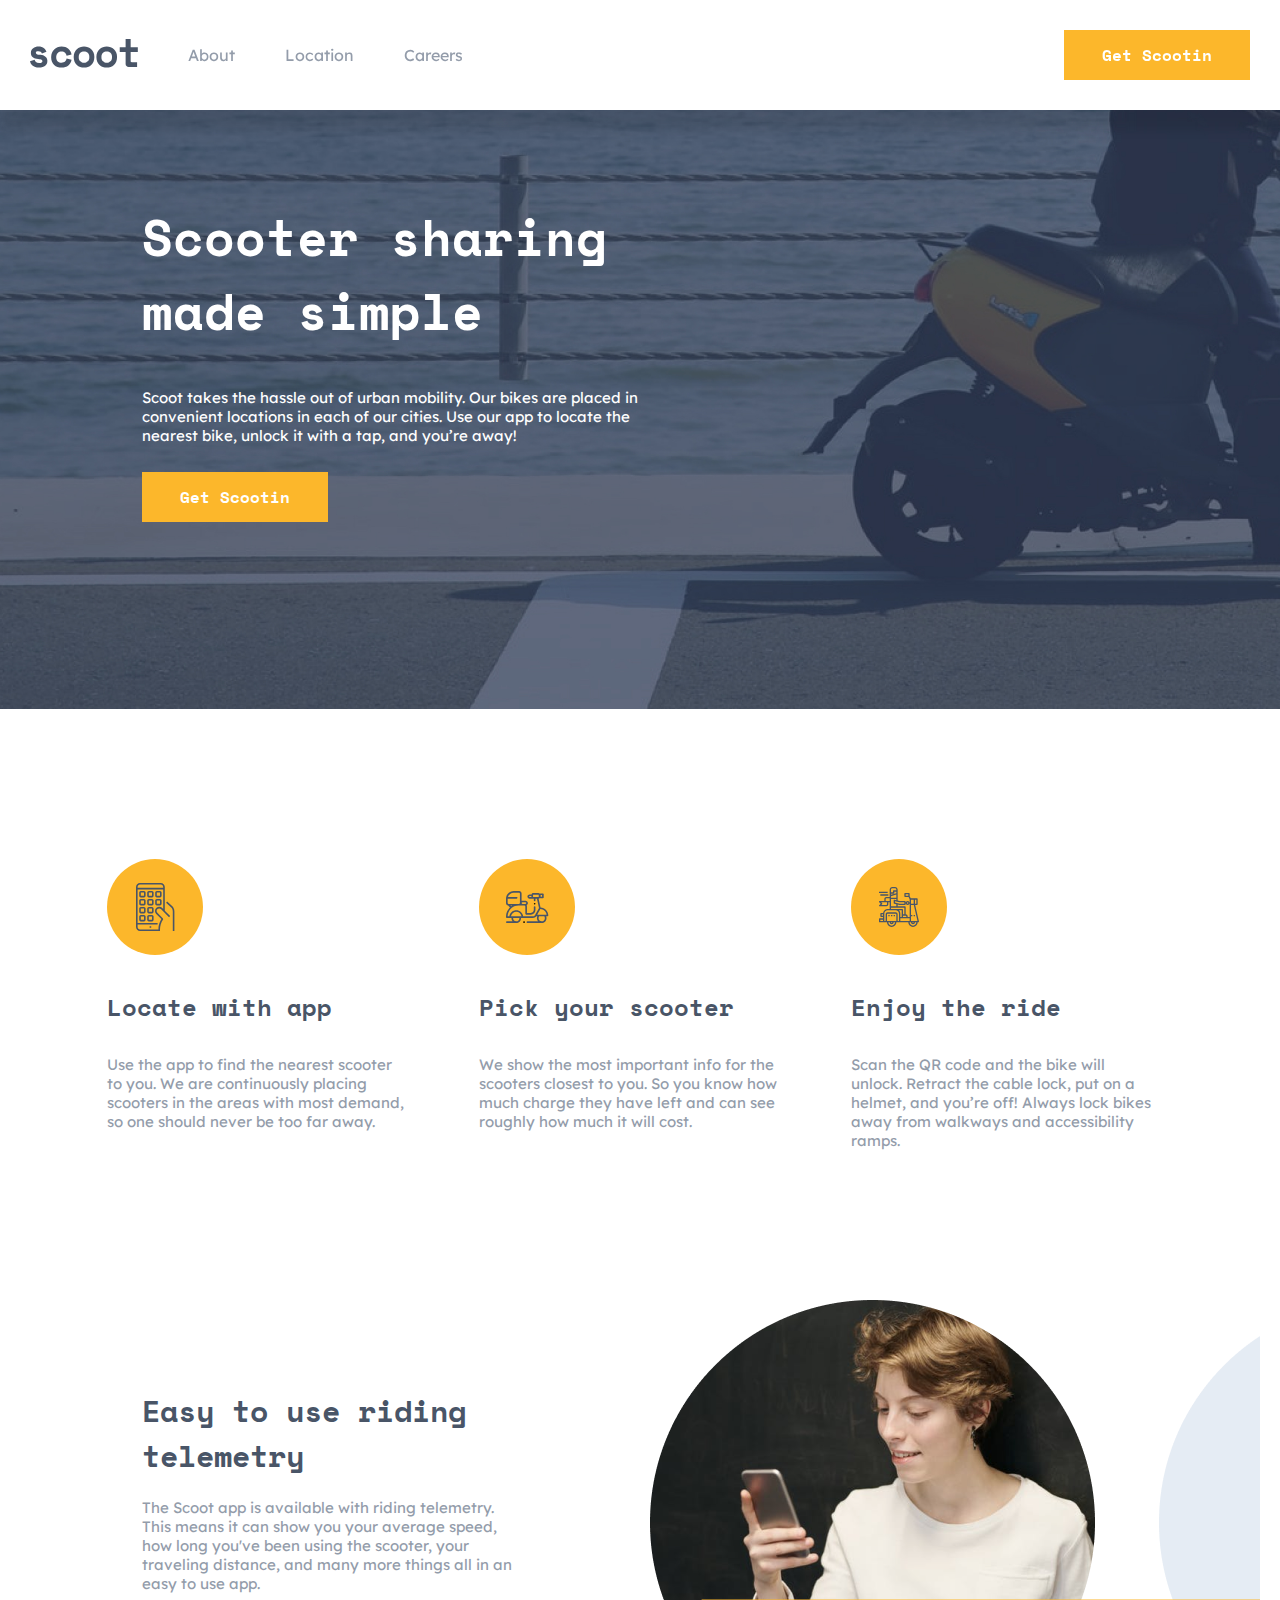
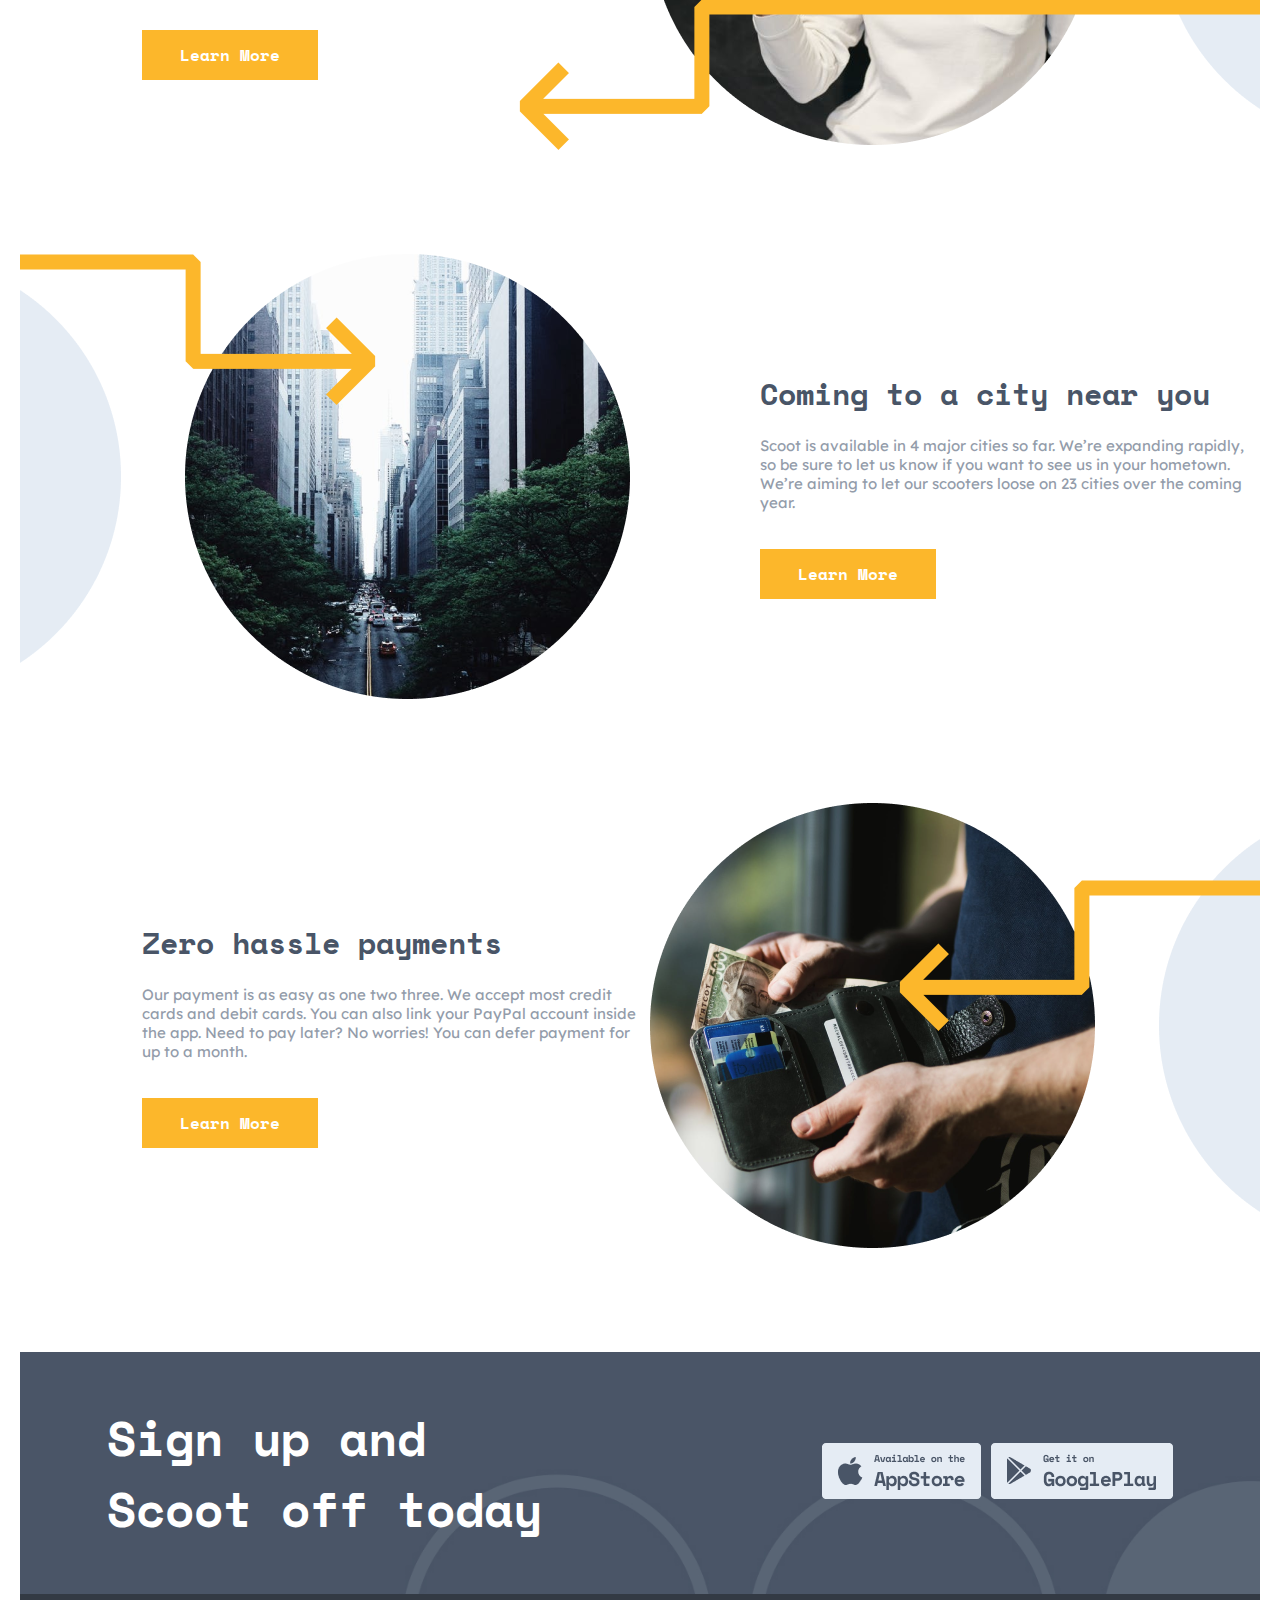
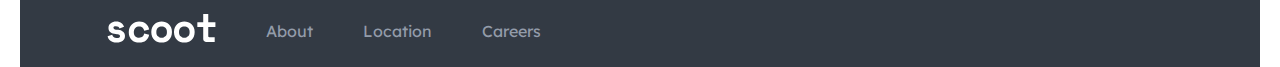
<file: components/index.html>
<!DOCTYPE html>
<html lang="en">

<head>
  <meta charset="UTF-8">
  <meta name="viewport" content="width=device-width, initial-scale=1.0">
  <link rel="shortcut icon" type="x-icon" href="../images/Scoot_logo.svg.png">
  <link rel="preconnect" href="https://fonts.googleapis.com">
  <link rel="preconnect" href="https://fonts.gstatic.com" crossorigin>
  <link href="https://fonts.googleapis.com/css2?family=Lexend+Deca&family=Space+Mono:wght@700&display=swap"
    rel="stylesheet">
  <link rel="stylesheet" href="https://cdnjs.cloudflare.com/ajax/libs/font-awesome/6.5.1/css/all.min.css"
    integrity="sha512-DTOQO9RWCH3ppGqcWaEA1BIZOC6xxalwEsw9c2QQeAIftl+Vegovlnee1c9QX4TctnWMn13TZye+giMm8e2LwA=="
    crossorigin="anonymous" referrerpolicy="no-referrer" />
  <link rel="stylesheet" href="../css/main.css">
  <title>Scoot</title>
</head>

<body>
  <header>

    <nav>
      <div class="container">
        <div class="nav container_">
          <ul class="nav-list">
            <li class="hamburger_menu"><img onclick=ShowSideBar() src="../images/hamburger_menu.svg" alt=""></li>
            <li class="nav-list-item"><a href="index.html"><img class="logo" src="../images/logo.svg" alt="logotip"></a>
            </li>
            <li class="nav-list-item"><a href="about.html">About</a></li>
            <li class="nav-list-item"><a href="location.html">Location</a></li>
            <li class="nav-list-item"><a href="careers.html">Careers</a></li>
          </ul>
          <a class="btn" href="#">Get Scootin</a>
        </div>

        <div class="sitebar container_ sitebar">
          <ul class="sitebar-list">
            <li class="x"><img onclick=HideBar() src="../images/x.svg" alt=""></li>
            <li class="sitebar-list-item"><a href="index.html"><img src="../images/logo.svg" alt="logotip"></a></li>
            <li class="sitebar-list-item"><a href="about.html">About</a></li>
            <li class="sitebar-list-item"><a href="location.html">Location</a></li>
            <li class="sitebar-list-item"><a href="careers.html">Careers</a></li>

          </ul>
          <a class="btn" href="#">Get Scootin</a>
        </div>
      </div>
    </nav>






    <div class="hero container_">
      <div class="hero-text">
        <h1>Scooter sharing made simple</h1>
        <p>
          Scoot takes the hassle out of urban mobility. Our bikes are placed in convenient locations in each of our
          cities. Use our app to locate the nearest bike, unlock it with a tap, and you’re away!
        </p>

        <a class="btn" href="#">Get Scootin</a>
      </div>
    </div>
  </header>



  <main>
    <div class="container">
      <section class="section-first">

        <ul class="section-first-list">

          <li class="section-first-list-item">
            <img src="../images/home-section1-1.svg" alt="section-first">
            <div>
              <h4>Locate with app</h4>
              <p>
                Use the app to find the nearest scooter to you. We are continuously placing scooters in the areas with
                most demand, so one should never be too far away.
              </p>
            </div>
          </li>

          <li class="section-first-list-item">
            <img src="../images/home-section1-2.svg" alt="section-first">
            <div>
              <h4>Pick your scooter</h4>
              <p>
                We show the most important info for the scooters closest to you. So you know how much charge they have
                left and can see roughly how much it will cost.
              </p>
            </div>
          </li>

          <li class="section-first-list-item">
            <img src="../images/home-section1-3.svg" alt="section-first">
            <div>
              <h4>Enjoy the ride</h4>
              <p>
                Scan the QR code and the bike will unlock. Retract the cable lock, put on a helmet, and you’re off!
                Always
                lock bikes away from walkways and accessibility ramps.
              </p>
            </div>
          </li>

        </ul>

      </section>
    </div>


    <div class="container_">
      <section class="section-second">

        <ul class="section-second-list">
          <li class="section-second-list-item">
            <h2>Easy to use riding telemetry</h2>
            <p>
              The Scoot app is available with riding telemetry. This means it can show you your average speed, how long
              you've been using the scooter, your traveling distance, and many more things all in an easy to use app.
            </p>
            <a class="btn" href="#">Learn More</a>
          </li>
          <li class="section-second-list-item-x">
            <img src="../images/home-section2-1.png" alt="section-second">
          </li>
        </ul>


        <ul class="section-second-list">
          <li class="section-second-list-item-x">
            <img src="../images/home-section2-2.png" alt="section-second">
          </li>
          <li class="section-second-list-item">
            <h2>Coming to a city near you</h2>
            <p>
              Scoot is available in 4 major cities so far. We’re expanding rapidly, so be sure to let us know if you
              want to see us in your hometown. We’re aiming to let our scooters loose on 23 cities over the coming year.
            </p>
            <a class="btn" href="#">Learn More</a>
          </li>
        </ul>


        <ul class="section-second-list">
          <li class="section-second-list-item">
            <h2>Zero hassle payments</h2>
            <p>
              Our payment is as easy as one two three. We accept most credit cards and debit cards. You can also link
              your PayPal account inside the app. Need to pay later? No worries! You can defer payment for up to a
              month.
            </p>
            <a class="btn" href="#">Learn More</a>
          </li>
          <li class="section-second-list-item-x">
            <img src="../images/home-section2-3.png" alt="section-second">
          </li>
        </ul>
      </section>
    </div>
  </main>





  <footer>
    <div class="container_">
      <div class="footer">
        <div class="footer_in container">
          <h2>Sign up and <br> Scoot off today</h2>
          <ul class="Apps">
            <li class="Apps-item">
              <a href="https://apps.apple.com/us/app/scoot-mobile/id898287610">
                <img src="../images/AppStore.png" alt="apps">
              </a>
            </li>
            <li class="Apps-item">
              <a href="https://play.google.com/store/apps/details?id=com.flyscoot.android&hl=ru&gl=US">
                <img src="../images/PlayMarket.png" alt="apps">
              </a>
            </li>
          </ul>
        </div>
      </div>


      <div class="main-footer">
        <div class="main-footer-in container">
          <ul class="main-footer-in-list">
            <li class="main-footer-in-list-item">
              <a href="index.html">
                <img src="../images/footer-logo.svg" alt="logotip">
              </a>
            </li>
            <li class="main-footer-in-list-item"><a href="about.html">About</a></li>
            <li class="main-footer-in-list-item"><a href="location.html">Location</a></li>
            <li class="main-footer-in-list-item"><a href="careers.html">Careers</a></li>
          </ul>

          <ul class="footer-list-icons">
            <li><a href="#"><i class="fa-brands fa-square-facebook"></i></a></li>
            <li><a href="#"><i class="fa-brands fa-twitter"></i></a></li>
            <li><a href="#"><i class="fa-brands fa-instagram"></i></a></li>
          </ul>
        </div>






      </div>
    </div>
  </footer>



  <script>
    function ShowSideBar() {
      const sitebar = document.querySelector(".sitebar")
      sitebar.style.display = 'block'
    }

    function HideBar() {
      const hidesitebar = document.querySelector(".sitebar")
      hidesitebar.style.display = 'none'
    }

  </script>
</body>

</html>
</file>
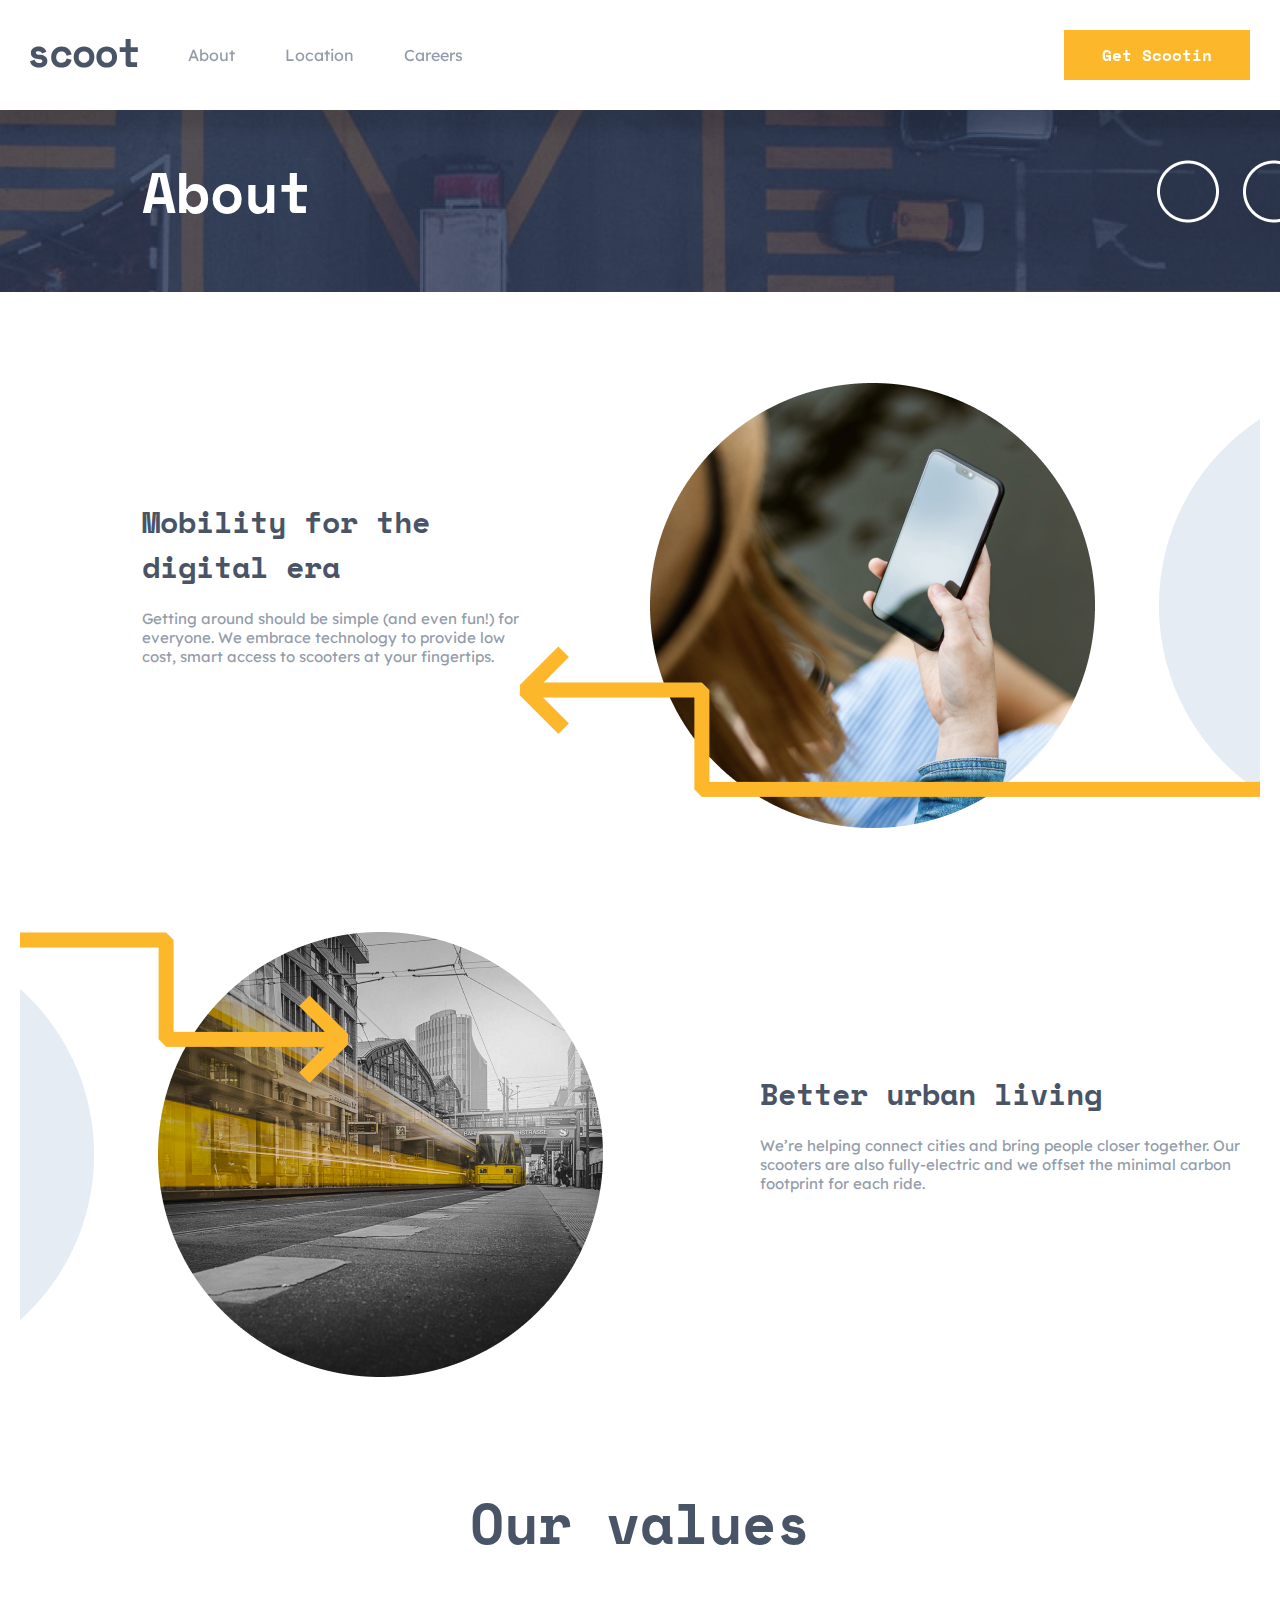
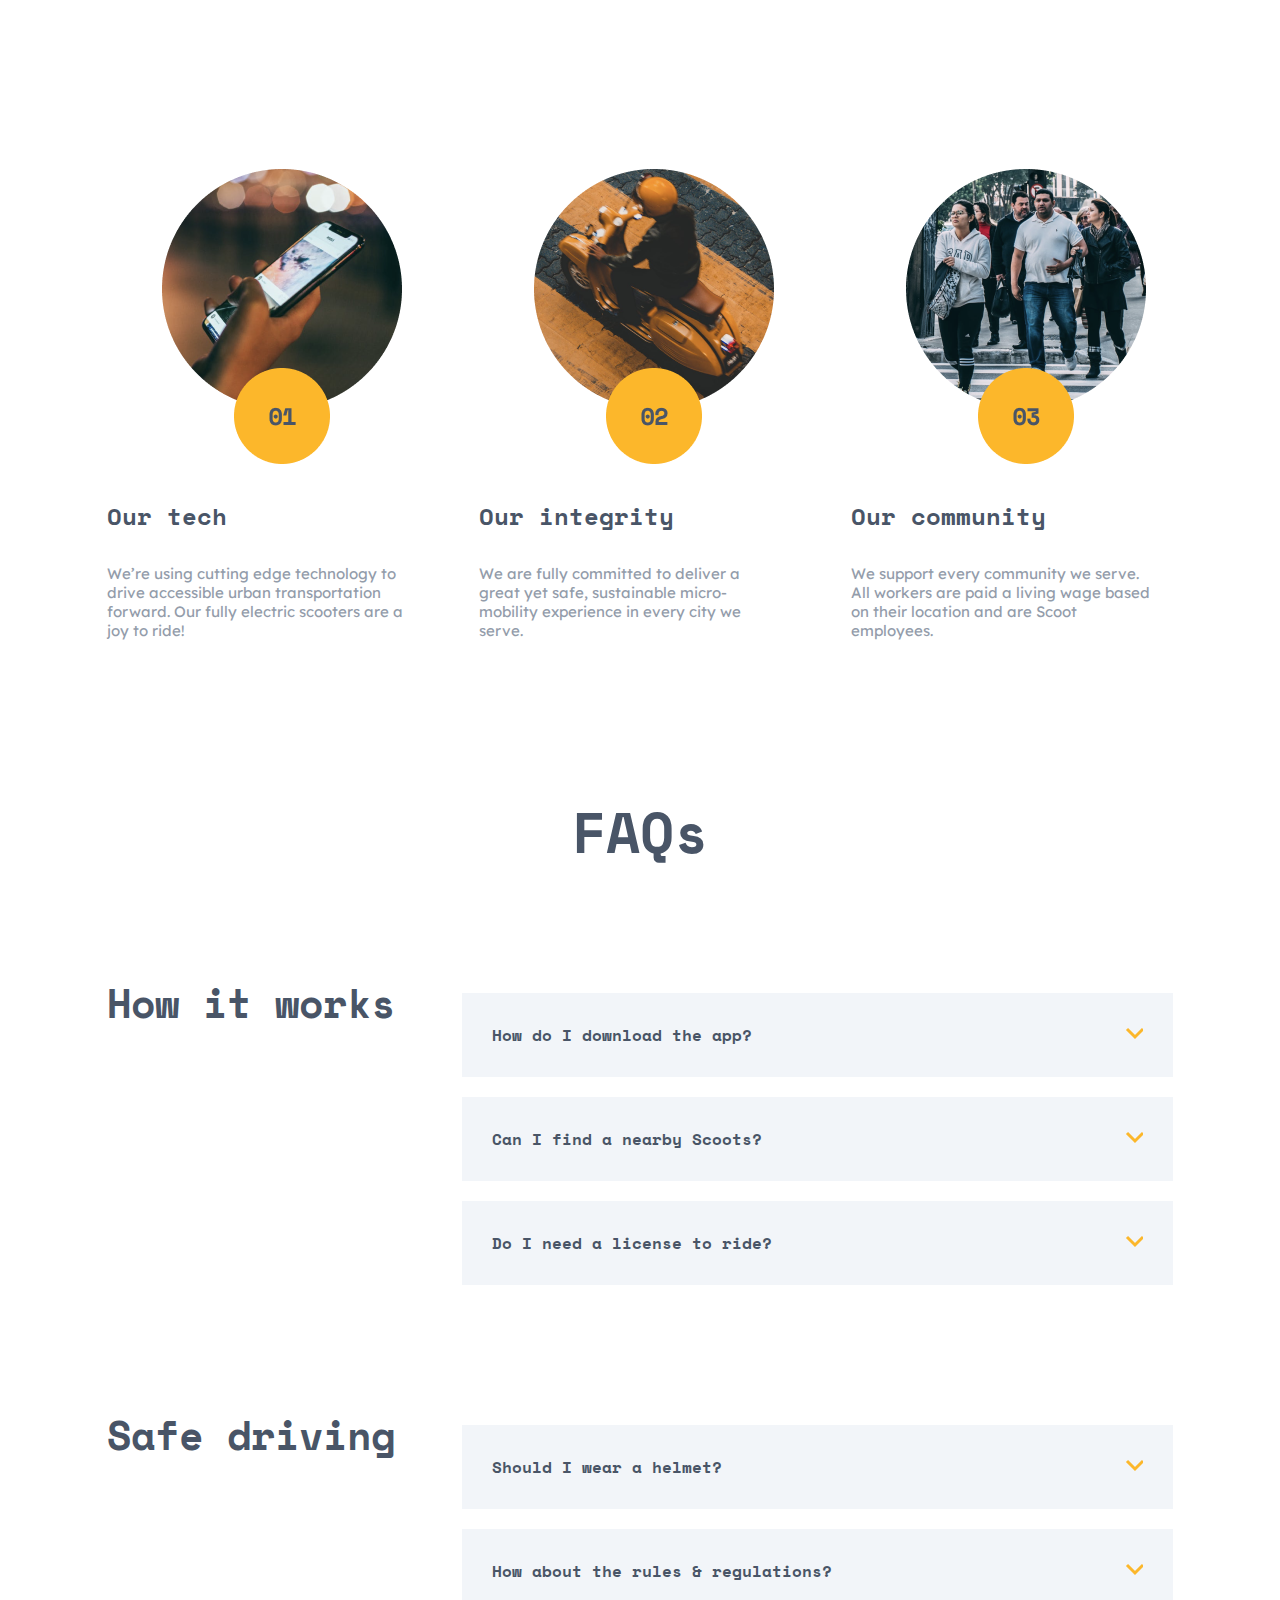
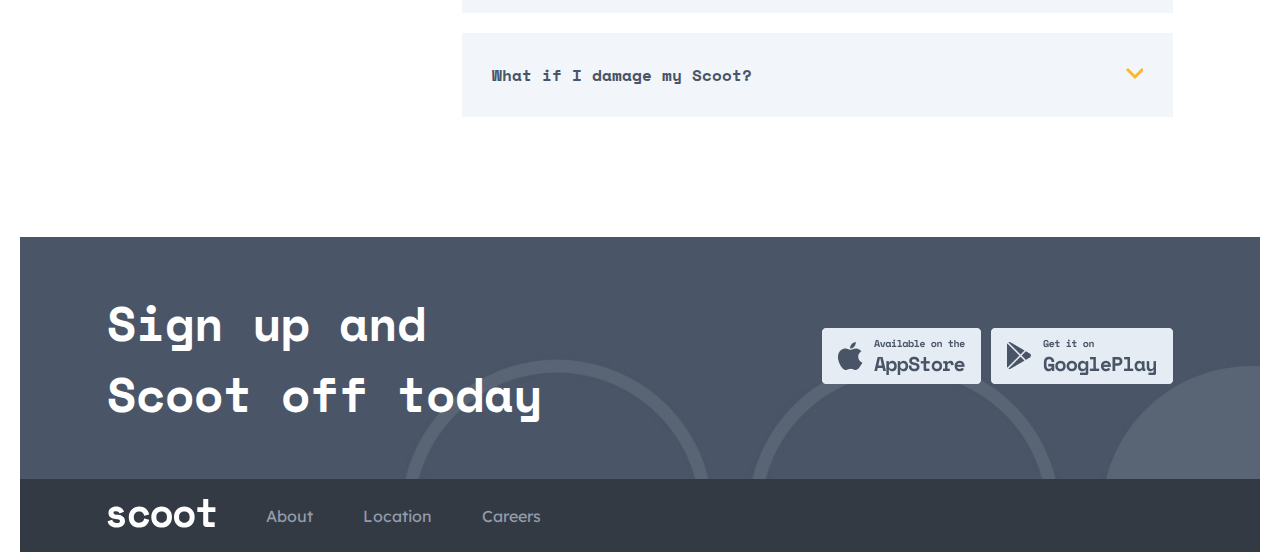
<file: components/about.html>
<!DOCTYPE html>
<html lang="en">

<head>
  <meta charset="UTF-8">
  <meta name="viewport" content="width=device-width, initial-scale=1.0">
  <link rel="shortcut icon" type="x-icon" href="../images/Scoot_logo.svg.png">
  <link rel="preconnect" href="https://fonts.googleapis.com">
  <link rel="preconnect" href="https://fonts.gstatic.com" crossorigin>
  <link href="https://fonts.googleapis.com/css2?family=Lexend+Deca&family=Space+Mono:wght@700&display=swap"
    rel="stylesheet">
  <link rel="stylesheet" href="https://cdnjs.cloudflare.com/ajax/libs/font-awesome/6.5.1/css/all.min.css"
    integrity="sha512-DTOQO9RWCH3ppGqcWaEA1BIZOC6xxalwEsw9c2QQeAIftl+Vegovlnee1c9QX4TctnWMn13TZye+giMm8e2LwA=="
    crossorigin="anonymous" referrerpolicy="no-referrer" />
  <link rel="stylesheet" href="../css/about.css">
  <title>Scoot-about</title>
</head>

<body>


  <header>
    <nav>
      <div class="container">
        <div class="nav container_">
          <ul class="nav-list">
            <li class="hamburger_menu"><img onclick=ShowSideBar() src="../images/hamburger_menu.svg" alt=""></li>
            <li class="nav-list-item"><a href="index.html"><img class="logo" src="../images/logo.svg" alt="logotip"></a>
            </li>
            <li class="nav-list-item"><a href="about.html">About</a></li>
            <li class="nav-list-item"><a href="location.html">Location</a></li>
            <li class="nav-list-item"><a href="careers.html">Careers</a></li>
          </ul>
          <a class="btn" href="#">Get Scootin</a>
        </div>

        <div class="sitebar container_">
          <ul class="sitebar-list">
            <li class="x"><img onclick=HideBar() src="../images/x.svg" alt=""></li>
            <li class="sitebar-list-item ">
              <a href="index.html">
                <img src="../images/logo.svg" alt="logotip">
              </a>
            </li>
            <li class="sitebar-list-item">
              <a href="about.html">About</a>
            </li>
            <li class="sitebar-list-item">
              <a href="location.html">Location</a>
            </li>
            <li class="sitebar-list-item">
              <a href="careers.html">Careers</a>
            </li>

          </ul>
          <a class="btn" href="#">Get Scootin</a>
        </div>
      </div>
    </nav>


    <div class="hero container_">
      <h1>About</h1>
    </div>
  </header>




  <main>
    <div class="container_">
      <section class="section-second">

        <ul class="section-second-list">
          <li class="section-second-list-item">
            <h2>Mobility for the digital era</h2>
            <p>
              Getting around should be simple (and even fun!) for everyone. We embrace technology to provide low cost,
              smart access to scooters at your fingertips.
            </p>
          </li>
          <li class="section-second-list-item-x">
            <img src="../images/about-section1-1.png" alt="section-second">
          </li>
        </ul>


        <ul class="section-second-list">
          <li class="section-second-list-item-x">
            <img src="../images/about-section1-2.png" alt="section-second">
          </li>
          <li class="section-second-list-item">
            <h2>Better urban living</h2>
            <p>
              We’re helping connect cities and bring people closer together. Our scooters are also fully-electric and we
              offset the minimal carbon footprint for each ride.
            </p>
          </li>
        </ul>
      </section>
    </div>


    <h1 class="xxx">Our values</h1>


    <div class="container">
      <section class="section-first">

        <ul class="section-first-list">

          <li class="section-first-list-item">
            <img src="../images/about-section2-1.png" alt="section-first">
            <div>
              <h4>Our tech</h4>
              <p>
                We’re using cutting edge technology to drive accessible urban transportation forward. Our fully electric
                scooters are a joy to ride!
              </p>
            </div>
          </li>

          <li class="section-first-list-item">
            <img src="../images/about-section2-2.png" alt="section-first">
            <div>
              <h4>Our integrity</h4>
              <p>
                We are fully committed to deliver a great yet safe, sustainable micro-mobility experience in every city
                we serve.
              </p>
            </div>
          </li>

          <li class="section-first-list-item">
            <img src="../images/about-section2-3.png" alt="section-first">
            <div>
              <h4>Our community</h4>
              <p>
                We support every community we serve. All workers are paid a living wage based on their location and are
                Scoot employees.
              </p>
            </div>
          </li>

        </ul>

      </section>
    </div>


    <section>
      <div class="container">
        <h1 class="xxx">FAQs</h1>
        <div class="section-third">
          <h3>How it works</h3>

          <ul class="section-third-list">


            <li class="section-third-list-item">
              <div class="section-third-list-item-down">
                <h4>How do I download the app?</h4>
                <picture>
                  <img onclick=Down(this) class="down" src="../images/down.svg" alt="pastga">
                  <img onclick=Up(this) class="up" src="../images/up.svg" alt="yuqoriga">
                </picture>
              </div>
              <p class="section-third-list-item-text">
                To download the Scoot app, you can search “Scoot” in both the App and Google Play stores. An even
                simpler way to do it would be to click the relevant link at the bottom of this page and you’ll be
                re-directed to the correct page.
              </p>
            </li>



            <li class="section-third-list-item">
              <div class="section-third-list-item-down">
                <h4>Can I find a nearby Scoots?</h4>
                <picture>
                  <img onclick=Down(this) class="down" src="../images/down.svg" alt="pastga">
                  <img onclick=Up(this) class="up" src="../images/up.svg" alt="yuqoriga">
                </picture>
              </div>
              <p class="section-third-list-item-text">
                Lorem ipsum dolor sit amet consectetur adipisicing elit. Similique qui quod commodi, esse deleniti
                vero
                error. Atque quia laboriosam assumenda? Fugit ipsa neque, deserunt optio vero autem praesentium unde
                fugiat!
              </p>
            </li>



            <li class="section-third-list-item">
              <div class="section-third-list-item-down">
                <h4>Do I need a license to ride?</h4>
                <picture>
                  <img onclick=Down(this) class="down" src="../images/down.svg" alt="pastga">
                  <img onclick=Up(this) class="up" src="../images/up.svg" alt="yuqoriga">
                </picture>
              </div>
              <p class="section-third-list-item-text">
                Lorem ipsum dolor sit amet consectetur adipisicing elit. Minus ducimus ullam excepturi, placeat est,
                veritatis consequuntur sequi magni sunt soluta velit, modi nam inventore temporibus harum numquam hic
                deleniti! Ad.
              </p>
            </li>
          </ul>
        </div>
      </div>
    </section>





    <section>
      <div class="container">
        <div class="section-third">
          <h3>Safe driving</h3>

          <ul class="section-third-list">


            <li class="section-third-list-item">
              <div class="section-third-list-item-down">
                <h4>Should I wear a helmet?</h4>
                <picture>
                  <img onclick=Down(this) class="down" src="../images/down.svg" alt="pastga">
                  <img onclick=Up(this) class="up" src="../images/up.svg" alt="yuqoriga">
                </picture>
              </div>
              <p class="section-third-list-item-text">
                Yes, please do! All cities have different laws. But we strongly strongly strongly recommend always
                wearing a helmet regardless of the local laws. We like you and we want you to be as safe as possible
                while Scooting.
              </p>
            </li>



            <li class="section-third-list-item">
              <div class="section-third-list-item-down">
                <h4>How about the rules & regulations?</h4>
                <picture>
                  <img onclick=Down(this) class="down" src="../images/down.svg" alt="pastga">
                  <img onclick=Up(this) class="up" src="../images/up.svg" alt="yuqoriga">
                </picture>
              </div>
              <p class="section-third-list-item-text">
                Lorem ipsum dolor sit amet consectetur adipisicing elit. Similique qui quod commodi, esse deleniti
                vero
                error. Atque quia laboriosam assumenda? Fugit ipsa neque, deserunt optio vero autem praesentium unde
                fugiat!
              </p>
            </li>



            <li class="section-third-list-item">
              <div class="section-third-list-item-down">
                <h4>What if I damage my Scoot?</h4>
                <picture>
                  <img onclick=Down(this) class="down" src="../images/down.svg" alt="pastga">
                  <img onclick=Up(this) class="up" src="../images/up.svg" alt="yuqoriga">
                </picture>
              </div>
              <p class="section-third-list-item-text">
                Lorem ipsum dolor sit amet consectetur adipisicing elit. Minus ducimus ullam excepturi, placeat est,
                veritatis consequuntur sequi magni sunt soluta velit, modi nam inventore temporibus harum numquam hic
                deleniti! Ad.
              </p>
            </li>
          </ul>
        </div>
      </div>
    </section>






  </main>





  <footer>
    <div class="container_">
      <div class="footer">
        <div class="footer_in container">
          <h2>Sign up and <br> Scoot off today</h2>
          <ul class="Apps">
            <li class="Apps-item">
              <a href="https://apps.apple.com/us/app/scoot-mobile/id898287610">
                <img src="../images/AppStore.png" alt="apps">
              </a>
            </li>
            <li class="Apps-item">
              <a href="https://play.google.com/store/apps/details?id=com.flyscoot.android&hl=ru&gl=US">
                <img src="../images/PlayMarket.png" alt="apps">
              </a>
            </li>
          </ul>
        </div>
      </div>


      <div class="main-footer">
        <div class="main-footer-in container">
          <ul class="main-footer-in-list">
            <li class="main-footer-in-list-item">
              <a href="index.html">
                <img src="../images/footer-logo.svg" alt="logotip">
              </a>
            </li>
            <li class="main-footer-in-list-item"><a href="about.html">About</a></li>
            <li class="main-footer-in-list-item"><a href="location.html">Location</a></li>
            <li class="main-footer-in-list-item"><a href="careers.html">Careers</a></li>
          </ul>

          <ul class="footer-list-icons">
            <li><a href="#"><i class="fa-brands fa-square-facebook"></i></a></li>
            <li><a href="#"><i class="fa-brands fa-twitter"></i></a></li>
            <li><a href="#"><i class="fa-brands fa-instagram"></i></a></li>
          </ul>
        </div>
      </div>
    </div>
  </footer>











  <script>
    function ShowSideBar() {
      const sitebar = document.querySelector(".sitebar")
      sitebar.style.display = 'block'
    }

    function HideBar() {
      const hidesitebar = document.querySelector(".sitebar")
      hidesitebar.style.display = 'none'
    }

    function Down(element) {
      const parent = element.closest(".section-third-list-item")
      const down = parent.querySelector(".down")
      const up = parent.querySelector(".up")
      const text = parent.querySelector(".section-third-list-item-text")
      down.style.display = 'none'
      up.style.display = 'block'
      text.style.display = 'block'
    }

    function Up(element) {
      const parent = element.closest(".section-third-list-item")
      const down = parent.querySelector(".down")
      const up = parent.querySelector(".up")
      const text = parent.querySelector(".section-third-list-item-text")
      down.style.display = 'block'
      up.style.display = 'none'
      text.style.display = 'none'
    }


  </script>
</body>

</html>
</file>
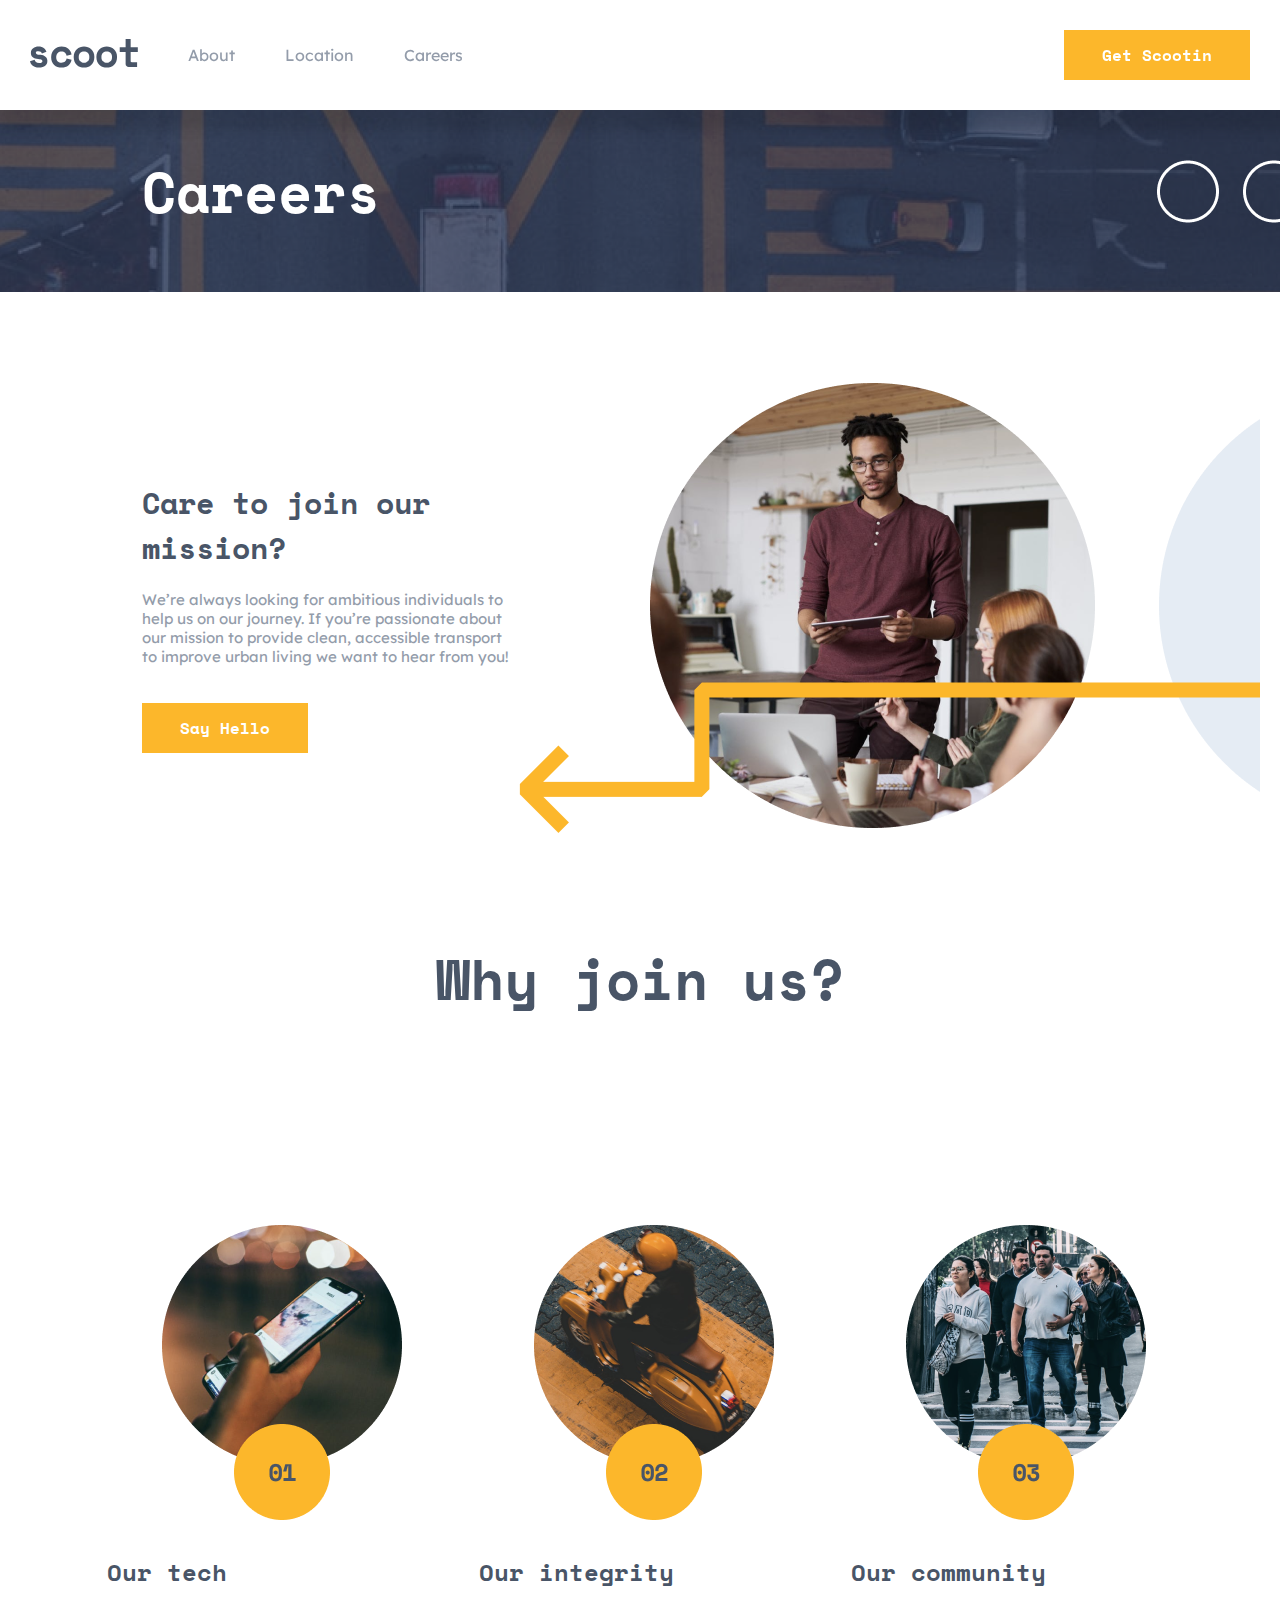
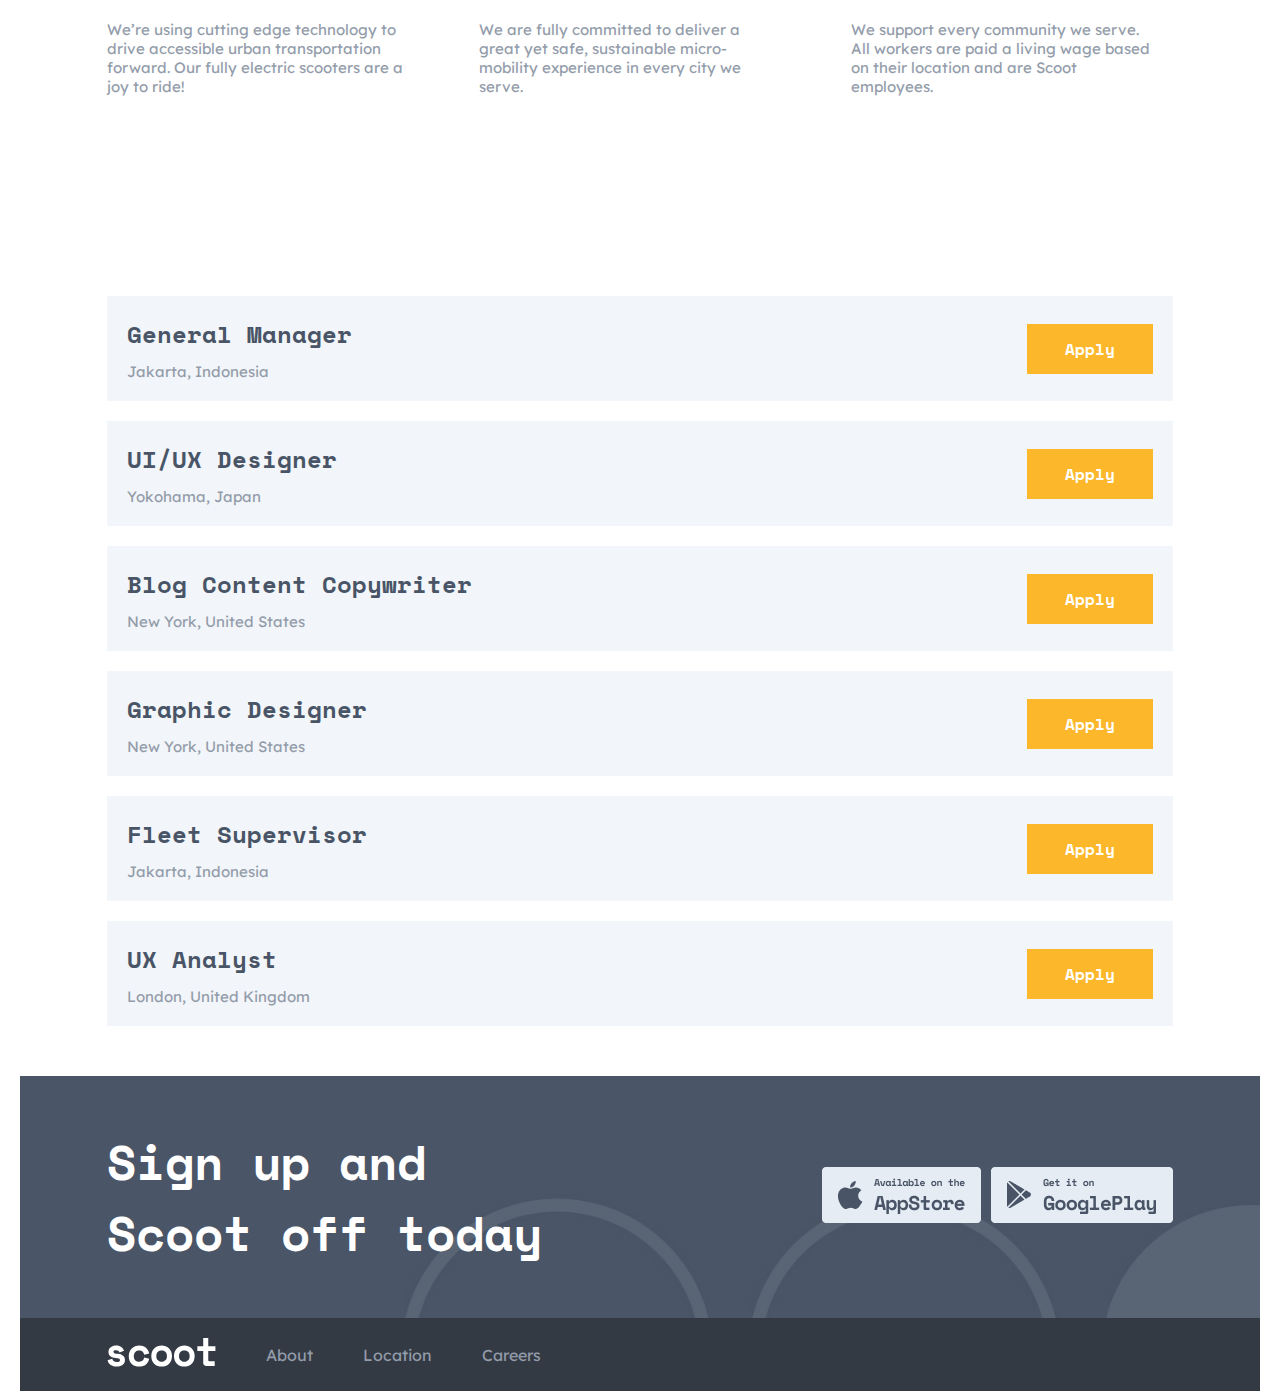
<file: components/careers.html>
<!DOCTYPE html>
<html lang="en">

<head>
  <meta charset="UTF-8">
  <meta name="viewport" content="width=device-width, initial-scale=1.0">
  <link rel="shortcut icon" type="x-icon" href="../images/Scoot_logo.svg.png">
  <link rel="preconnect" href="https://fonts.googleapis.com">
  <link rel="preconnect" href="https://fonts.gstatic.com" crossorigin>
  <link href="https://fonts.googleapis.com/css2?family=Lexend+Deca&family=Space+Mono:wght@700&display=swap"
    rel="stylesheet">
  <link rel="stylesheet" href="https://cdnjs.cloudflare.com/ajax/libs/font-awesome/6.5.1/css/all.min.css"
    integrity="sha512-DTOQO9RWCH3ppGqcWaEA1BIZOC6xxalwEsw9c2QQeAIftl+Vegovlnee1c9QX4TctnWMn13TZye+giMm8e2LwA=="
    crossorigin="anonymous" referrerpolicy="no-referrer" />
  <link rel="stylesheet" href="../css/careers.css">
  <title>Scoot-careers</title>
</head>

<body>


  <header>
    <nav>
      <div class="container">
        <div class="nav container_">
          <ul class="nav-list">
            <li class="hamburger_menu"><img onclick=ShowSideBar() src="../images/hamburger_menu.svg" alt=""></li>
            <li class="nav-list-item"><a href="index.html"><img class="logo" src="../images/logo.svg" alt="logotip"></a>
            </li>
            <li class="nav-list-item"><a href="about.html">About</a></li>
            <li class="nav-list-item"><a href="location.html">Location</a></li>
            <li class="nav-list-item"><a href="careers.html">Careers</a></li>
          </ul>
          <a class="btn" href="#">Get Scootin</a>
        </div>

        <div class="sitebar container_ sitebar">
          <ul class="sitebar-list">
            <li class="x"><img onclick=HideBar() src="../images/x.svg" alt=""></li>
            <li class="sitebar-list-item "><a href="index.html"><img src="../images/logo.svg" alt="logotip"></a></li>
            <li class="sitebar-list-item"><a href="about.html">About</a></li>
            <li class="sitebar-list-item"><a href="location.html">Location</a></li>
            <li class="sitebar-list-item"><a href="careers.html">Careers</a></li>

          </ul>
          <a class="btn" href="#">Get Scootin</a>
        </div>
      </div>
    </nav>


    <div class="hero container_">
      <h1>Careers</h1>
    </div>
  </header>








  <main>
    <div class="container_">
      <section class="section-second">

        <ul class="section-second-list">
          <li class="section-second-list-item">
            <h2>Care to join our mission?</h2>
            <p>
              We’re always looking for ambitious individuals to help us on our journey. If you’re passionate about our
              mission to provide clean, accessible transport to improve urban living we want to hear from you!
            </p>
            <a class="btn" href="#">Say Hello</a>
          </li>
          <li class="section-second-list-item-x">
            <img src="../images/careers-section1.png" alt="section-second">
          </li>
        </ul>
      </section>
    </div>










    <h1 class="xxx">Why join us?</h1>








    <div class="container">
      <section class="section-first">

        <ul class="section-first-list">

          <li class="section-first-list-item">
            <img src="../images/about-section2-1.png" alt="section-first">
            <div>
              <h4>Our tech</h4>
              <p>
                We’re using cutting edge technology to drive accessible urban transportation forward. Our fully electric
                scooters are a joy to ride!
              </p>
            </div>
          </li>

          <li class="section-first-list-item">
            <img src="../images/about-section2-2.png" alt="section-first">
            <div>
              <h4>Our integrity</h4>
              <p>
                We are fully committed to deliver a great yet safe, sustainable micro-mobility experience in every city
                we serve.
              </p>
            </div>
          </li>

          <li class="section-first-list-item">
            <img src="../images/about-section2-3.png" alt="section-first">
            <div>
              <h4>Our community</h4>
              <p>
                We support every community we serve. All workers are paid a living wage based on their location and are
                Scoot employees.
              </p>
            </div>
          </li>

        </ul>

      </section>
    </div>









    <section>
      <div class="container">
        <ul class="careers">


          <li class="careers-list">
            <div class="careers-list-item">
              <h4>General Manager</h4>
              <p>Jakarta, Indonesia</p>
            </div>
            <a class="btn" href="#">Apply</a>
          </li>


          <li class="careers-list">
            <div class="careers-list-item">
              <h4>UI/UX Designer</h4>
              <p>Yokohama, Japan</p>
            </div>
            <a class="btn" href="#">Apply</a>
          </li>


          <li class="careers-list">
            <div class="careers-list-item">
              <h4>Blog Content Copywriter</h4>
              <p>New York, United States</p>
            </div>
            <a class="btn" href="#">Apply</a>
          </li>


          <li class="careers-list">
            <div class="careers-list-item">
              <h4>Graphic Designer</h4>
              <p>New York, United States</p>
            </div>
            <a class="btn" href="#">Apply</a>
          </li>


          <li class="careers-list">
            <div class="careers-list-item">
              <h4>Fleet Supervisor</h4>
              <p>Jakarta, Indonesia</p>
            </div>
            <a class="btn" href="#">Apply</a>
          </li>


          <li class="careers-list">
            <div class="careers-list-item">
              <h4>UX Analyst</h4>
              <p>London, United Kingdom</p>
            </div>
            <a class="btn" href="#">Apply</a>
          </li>


        </ul>
      </div>
    </section>

  </main>














  <footer>
    <div class="container_">
      <div class="footer">
        <div class="footer_in container">
          <h2>Sign up and <br> Scoot off today</h2>
          <ul class="Apps">
            <li class="Apps-item">
              <a href="https://apps.apple.com/us/app/scoot-mobile/id898287610">
                <img src="../images/AppStore.png" alt="apps">
              </a>
            </li>
            <li class="Apps-item">
              <a href="https://play.google.com/store/apps/details?id=com.flyscoot.android&hl=ru&gl=US">
                <img src="../images/PlayMarket.png" alt="apps">
              </a>
            </li>
          </ul>
        </div>
      </div>


      <div class="main-footer">
        <div class="main-footer-in container">
          <ul class="main-footer-in-list">
            <li class="main-footer-in-list-item">
              <a href="index.html">
                <img src="../images/footer-logo.svg" alt="logotip">
              </a>
            </li>
            <li class="main-footer-in-list-item"><a href="about.html">About</a></li>
            <li class="main-footer-in-list-item"><a href="location.html">Location</a></li>
            <li class="main-footer-in-list-item"><a href="careers.html">Careers</a></li>
          </ul>

          <ul class="footer-list-icons">
            <li><a href="#"><i class="fa-brands fa-square-facebook"></i></a></li>
            <li><a href="#"><i class="fa-brands fa-twitter"></i></a></li>
            <li><a href="#"><i class="fa-brands fa-instagram"></i></a></li>
          </ul>
        </div>




        <script>
          function ShowSideBar() {
            const sitebar = document.querySelector(".sitebar")
            sitebar.style.display = 'block'
          }

          function HideBar() {
            const hidesitebar = document.querySelector(".sitebar")
            hidesitebar.style.display = 'none'
          }

        </script>
</body>

</html>
</file>
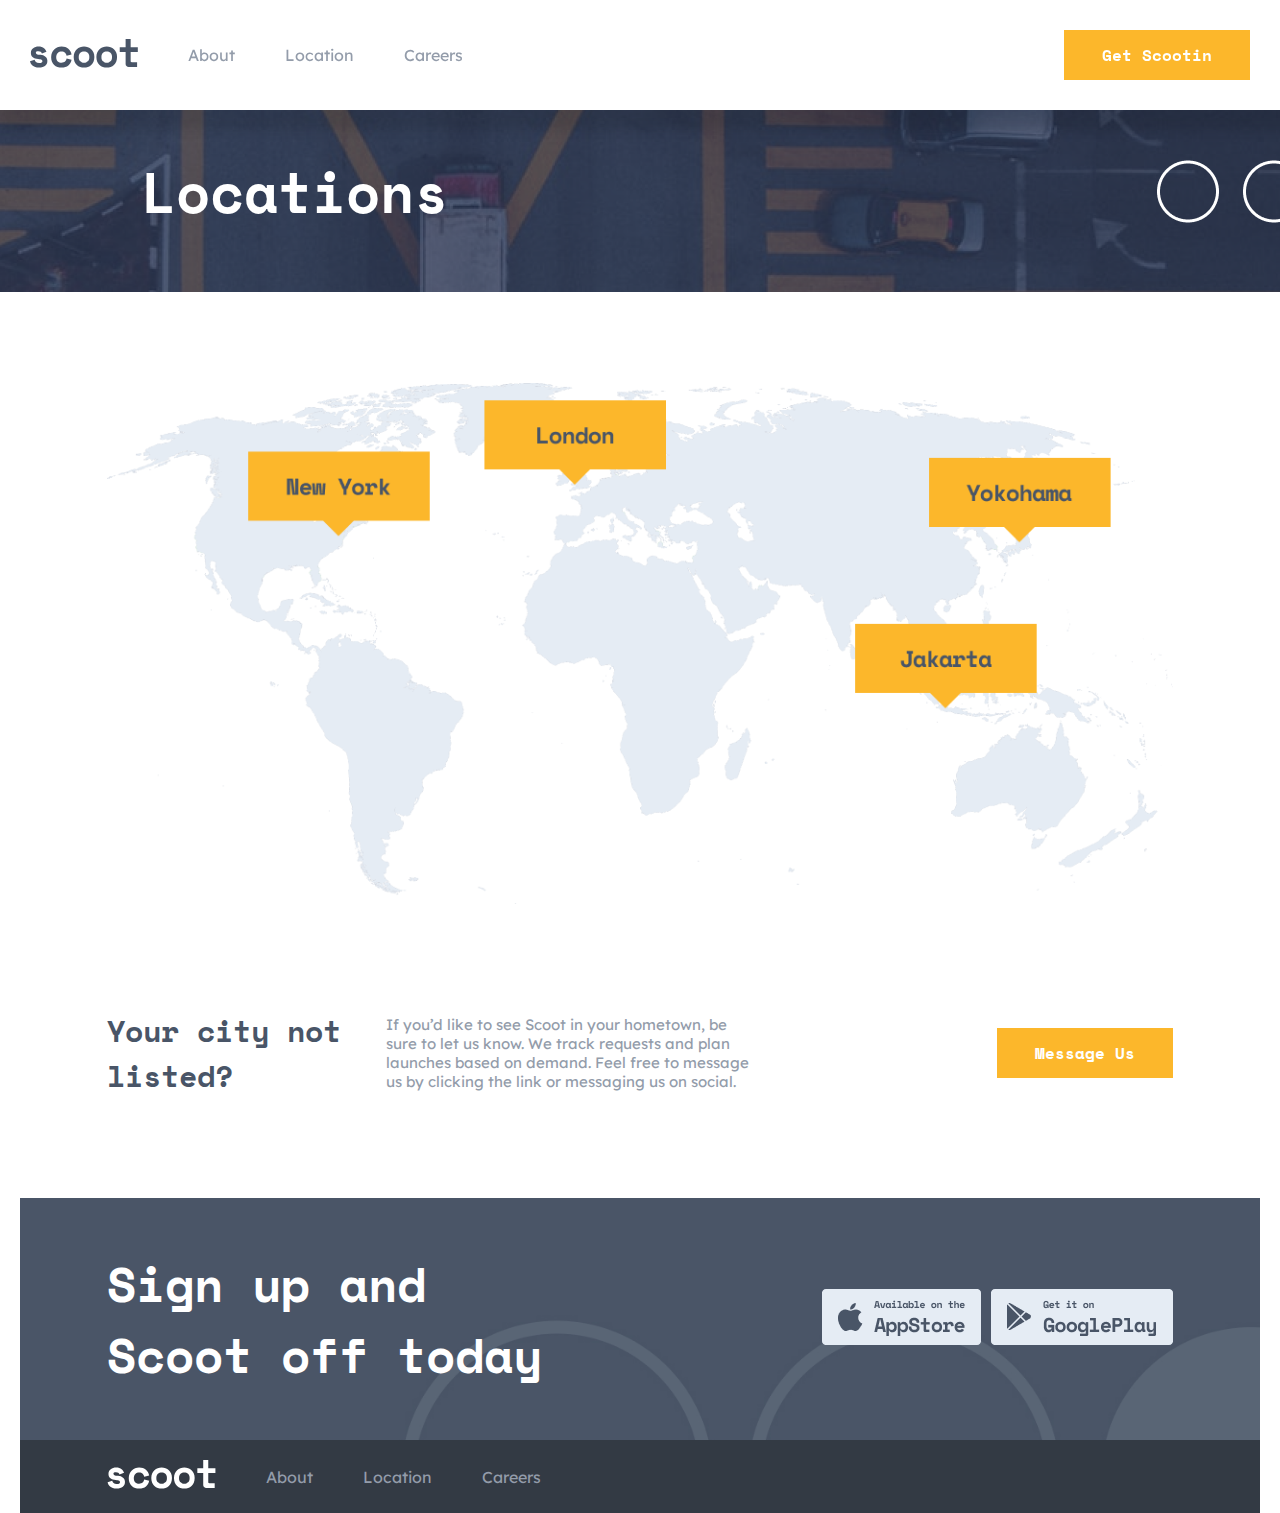
<file: components/location.html>
<!DOCTYPE html>
<html lang="en">

<head>
  <meta charset="UTF-8">
  <meta name="viewport" content="width=device-width, initial-scale=1.0">
  <link rel="shortcut icon" type="x-icon" href="../images/Scoot_logo.svg.png">
  <link rel="preconnect" href="https://fonts.googleapis.com">
  <link rel="preconnect" href="https://fonts.gstatic.com" crossorigin>
  <link href="https://fonts.googleapis.com/css2?family=Lexend+Deca&family=Space+Mono:wght@700&display=swap"
    rel="stylesheet">
  <link rel="stylesheet" href="https://cdnjs.cloudflare.com/ajax/libs/font-awesome/6.5.1/css/all.min.css"
    integrity="sha512-DTOQO9RWCH3ppGqcWaEA1BIZOC6xxalwEsw9c2QQeAIftl+Vegovlnee1c9QX4TctnWMn13TZye+giMm8e2LwA=="
    crossorigin="anonymous" referrerpolicy="no-referrer" />
  <link rel="stylesheet" href="../css/location.css">
  <title>Scoot-location</title>
</head>

<body>

  <header>
    <nav>
      <div class="container">
        <div class="nav container_">
          <ul class="nav-list">
            <li class="hamburger_menu"><img onclick=ShowSideBar() src="../images/hamburger_menu.svg" alt=""></li>
            <li class="nav-list-item"><a href="index.html"><img class="logo" src="../images/logo.svg" alt="logotip"></a>
            </li>
            <li class="nav-list-item"><a href="about.html">About</a></li>
            <li class="nav-list-item"><a href="location.html">Location</a></li>
            <li class="nav-list-item"><a href="careers.html">Careers</a></li>
          </ul>
          <a class="btn" href="#">Get Scootin</a>
        </div>

        <div class="sitebar container_ sitebar">
          <ul class="sitebar-list">
            <li class="x"><img onclick=HideBar() src="../images/x.svg" alt=""></li>
            <li class="sitebar-list-item "><a href="index.html"><img src="../images/logo.svg" alt="logotip"></a></li>
            <li class="sitebar-list-item"><a href="about.html">About</a></li>
            <li class="sitebar-list-item"><a href="location.html">Location</a></li>
            <li class="sitebar-list-item"><a href="careers.html">Careers</a></li>

          </ul>
          <a class="btn" href="#">Get Scootin</a>
        </div>
      </div>
    </nav>


    <div class="hero container_">
      <h1>Locations</h1>
    </div>
  </header>




  <main>
    <div class="container">
      <picture>
        <source media="(max-width: 400px)" srcset="../images/location-mobile.png">
      <img src="../images/location.png" alt="">
      </picture>
      <ul class="location-list">
        <li class="location-list-item">New York</li>
        <li class="location-list-item">London</li>
        <li class="location-list-item">Jakarta</li>
        <li class="location-list-item">Yokohama</li>
      </ul>


      <div class="location-box">
        <div class="location-box-in">
        <h2>Your city not listed?</h2>
        <p>
          If you’d like to see Scoot in your hometown, be sure to let us know. We track requests and plan launches based
          on demand. Feel free to message us by clicking the link or messaging us on social.
        </p>
      </div>
        <a class="btn" href="#">Message Us</a>
      </div>
    </div>
  </main>












  <footer>
    <div class="container_">
      <div class="footer">
        <div class="footer_in container">
          <h2>Sign up and <br> Scoot off today</h2>
          <ul class="Apps">
            <li class="Apps-item">
              <a href="https://apps.apple.com/us/app/scoot-mobile/id898287610">
                <img src="../images/AppStore.png" alt="apps">
              </a>
            </li>
            <li class="Apps-item">
              <a href="https://play.google.com/store/apps/details?id=com.flyscoot.android&hl=ru&gl=US">
                <img src="../images/PlayMarket.png" alt="apps">
              </a>
            </li>
          </ul>
        </div>
      </div>


      <div class="main-footer">
        <div class="main-footer-in container">
          <ul class="main-footer-in-list">
            <li class="main-footer-in-list-item">
              <a href="index.html">
                <img src="../images/footer-logo.svg" alt="logotip">
              </a>
            </li>
            <li class="main-footer-in-list-item"><a href="about.html">About</a></li>
            <li class="main-footer-in-list-item"><a href="location.html">Location</a></li>
            <li class="main-footer-in-list-item"><a href="careers.html">Careers</a></li>
          </ul>

          <ul class="footer-list-icons">
            <li><a href="#"><i class="fa-brands fa-square-facebook"></i></a></li>
            <li><a href="#"><i class="fa-brands fa-twitter"></i></a></li>
            <li><a href="#"><i class="fa-brands fa-instagram"></i></a></li>
          </ul>
        </div>








        <script>
          function ShowSideBar() {
            const sitebar = document.querySelector(".sitebar")
            sitebar.style.display = 'block'
          }

          function HideBar() {
            const hidesitebar = document.querySelector(".sitebar")
            hidesitebar.style.display = 'none'
          }
 </script>





</body>

</html>
</file>
<file: css/main.css>
* {
  text-decoration: none;
  list-style: none;
  margin: 0;
  padding: 0;
  box-sizing: border-box;
}

:root {
  --text-p-font-family: Lexend Deca;
  --text-p-font-weight: 400;
  --text-p-colors: #939CAA;
  --text-heady-font-family: Space Mono;
  --text-heady-font-weight: 700;
  --text-heady-colors: #495567;
  --text-fon-colors: #FFFFFF;
}

.btn {
  padding: 10px 35px;
  font-weight: var(--text-heady-font-weight);
  font-family: var(--text-heady-font-family);
  color: var(--text-fon-colors);
  background-color: #FCB72B;
  border: 3px solid #FCB72B;
}

.btn:hover {
  color: #FCB72B;
  background-color: transparent;
}

.container {
  max-width: 1106px;
  margin: 0 auto;
  padding: 0 20px;
}

.container_ {
  max-width: 1350px;
  margin: 0 auto;
  padding: 0 20px;
}

.nav {
  position: fixed;
  top: 0;
  left: 0;
  width: 100%;
  display: flex;
  justify-content: space-between;
  align-items: center;
  padding: 30px;
  box-shadow: 10px 10px 10px 10px rgba(0, 0, 0, 0.1);
  background-color: #FFF;
}
.nav-list {
  display: flex;
  align-items: center;
}
.nav-list-item + .nav-list-item {
  margin-left: 50px;
}
.nav-list-item + .nav-list-item a {
  font-family: var(--text-p-font-family);
  font-weight: var(--text-p-font-weight);
  color: var(--text-p-colors);
}
.nav-list-item + .nav-list-item a:hover {
  color: #FCB72B;
}

.hamburger_menu {
  display: none;
}

.sitebar {
  position: fixed;
  top: 0;
  left: 0;
  height: 200vh;
  width: 250px;
  z-index: 999;
  background-color: #FFF;
  flex-direction: column;
  box-shadow: 10px 0px 10px rgba(0, 0, 0, 0.1);
  display: none;
  padding: 20px;
}
.sitebar .sitebar-list .sitebar-list-item + .sitebar-list-item a {
  font-family: var(--text-p-font-family);
  font-weight: var(--text-p-font-weight);
  color: var(--text-p-colors);
}
.sitebar .sitebar-list .sitebar-list-item + .sitebar-list-item a:hover {
  color: #FCB72B;
}
.sitebar .sitebar-list .sitebar-list-item {
  padding: 25px;
}

@media only screen and (max-width: 900px) {
  .nav-list ~ a {
    display: none;
  }
  .nav-list-item + .nav-list-item {
    display: none;
  }
  .nav .logo {
    margin-left: 50px;
  }
  .hamburger_menu {
    display: block;
  }
}
.hero {
  background-image: url(../../images/home-hero-fon.jpg);
  background-repeat: no-repeat;
  background-size: cover;
}
.hero-text {
  padding: 200px 122px;
}
.hero-text h1 {
  font-family: var(--text-heady-font-family);
  font-weight: var(--text-heady-font-weight);
  color: var(--text-fon-colors);
  max-width: 500px;
  font-size: 50px;
}
.hero-text p {
  font-family: var(--text-p-font-family);
  font-weight: var(--text-p-font-weight);
  color: var(--text-fon-colors);
  max-width: 500px;
  margin: 40px 0;
  font-size: 15px;
}

@media only screen and (max-width: 1100px) {
  .hero-text {
    text-align: center;
  }
  .hero-text h1 {
    margin: 0 auto;
  }
  .hero-text p {
    margin: 50px auto;
  }
}
@media only screen and (max-width: 768px) {
  .hero {
    background-image: url(../../images/home-hero-fon-tablet.jpg);
  }
  .hero-text {
    text-align: center;
    padding: 200px 20px;
  }
}
.section-first-list {
  padding: 150px 0px;
  display: grid;
  grid-template-columns: 1fr 1fr 1fr;
  gap: 50px;
}
.section-first-list-item {
  width: 300px;
}
.section-first-list-item h4 {
  font-family: var(--text-heady-font-family);
  font-weight: var(--text-heady-font-weight);
  color: var(--text-heady-colors);
  margin: 30px 0;
  font-size: 24px;
}
.section-first-list-item p {
  font-family: var(--text-p-font-family);
  font-weight: var(--text-p-font-weight);
  color: var(--text-p-colors);
  font-size: 15px;
}

.section-second-list {
  display: flex;
  justify-content: space-between;
  align-items: center;
  margin-bottom: 100px;
}
.section-second-list-item {
  margin-left: 122px;
  width: 500px;
}
.section-second-list-item h2 {
  font-family: var(--text-heady-font-family);
  font-weight: var(--text-heady-font-weight);
  font-size: 30px;
  color: var(--text-heady-colors);
  margin-bottom: 20px;
}
.section-second-list-item p {
  font-family: var(--text-p-font-family);
  font-weight: var(--text-p-font-weight);
  font-size: 15px;
  color: var(--text-p-colors);
  margin-bottom: 50px;
}

@media only screen and (max-width: 1100px) {
  .section-first-list {
    display: block;
  }
  .section-first-list-item {
    display: grid;
    gap: 30px;
    grid-template-columns: 1fr 3fr;
    width: 50%;
    text-align: start;
    align-items: center;
    margin: 50px auto;
  }
  .section-first-list-item img {
    width: 90%;
  }
  .section-second-list {
    flex-direction: column-reverse;
  }
  .section-second-list-item {
    margin: 50px auto;
    text-align: center;
  }
  .section-second-list:nth-child(2) {
    flex-direction: column;
  }
}
@media only screen and (max-width: 750px) {
  .section-first-list {
    display: block;
    margin: 0 auto;
    text-align: center;
  }
  .section-first-list-item {
    display: block;
    width: 50%;
    text-align: start;
    align-items: center;
    margin: 50px auto;
  }
  .section-second img {
    max-width: 100%;
  }
  .section-second-list-item {
    max-width: 300px;
  }
}
.footer {
  background-image: url(../images/footer-fon.jpg);
  background-repeat: no-repeat;
  background-size: cover;
  padding: 0;
}
.footer .footer_in {
  display: flex;
  justify-content: space-between;
  align-items: center;
}
.footer .footer_in h2 {
  font-family: var(--text-heady-font-family);
  font-weight: var(--text-heady-font-weight);
  font-size: 48px;
  color: var(--text-fon-colors);
  width: 500px;
  padding: 50px 0;
}
.footer .footer_in .Apps {
  display: flex;
}
.footer .footer_in .Apps-item {
  margin-left: 10px;
}

.main-footer {
  background-color: #333A44;
}
.main-footer-in {
  display: flex;
  justify-content: space-between;
  align-items: center;
  padding: 20px;
}
.main-footer-in-list {
  display: flex;
  align-items: center;
}
.main-footer-in-list-item + .main-footer-in-list-item {
  margin-left: 50px;
}
.main-footer-in-list-item + .main-footer-in-list-item a {
  font-family: var(--text-p-font-family);
  font-weight: var(--text-p-font-weight);
  color: var(--text-p-colors);
}
.main-footer-in-list-item + .main-footer-in-list-item a:hover {
  color: #FCB72B;
}
.main-footer-in .footer-list-icons {
  display: flex;
}
.main-footer-in .footer-list-icons .fa-brands {
  color: #FCB72B;
  margin-left: 20px;
}
.main-footer-in .footer-list-icons .fa-brands:hover {
  color: #E5ECF4;
}

@media only screen and (max-width: 768px) {
  .footer_in {
    flex-direction: column;
    text-align: center;
    margin: 0 auto;
    padding: 20px 0;
  }
  .footer_in h2 {
    max-width: 350px;
    padding: 0 60px;
  }
}
@media only screen and (max-width: 650px) {
  .main-footer-in {
    flex-direction: column;
    margin: 0 auto;
  }
  .main-footer-in-list {
    flex-direction: column;
    margin: 0 auto;
  }
  .main-footer-in-list-item + .main-footer-in-list-item {
    margin: 0 auto;
    padding: 20px 0;
    text-align: center;
  }
}
@media only screen and (max-width: 400px) {
  .Apps {
    flex-direction: column;
  }
  .Apps-item {
    padding: 20px 0;
  }
}/*# sourceMappingURL=main.css.map */
</file>
<file: css/about.css>
* {
  text-decoration: none;
  list-style: none;
  margin: 0;
  padding: 0;
  box-sizing: border-box;
}

:root {
  --text-p-font-family: Lexend Deca;
  --text-p-font-weight: 400;
  --text-p-colors: #939CAA;
  --text-heady-font-family: Space Mono;
  --text-heady-font-weight: 700;
  --text-heady-colors: #495567;
  --text-fon-colors: #FFFFFF;
}

.btn {
  padding: 10px 35px;
  font-weight: var(--text-heady-font-weight);
  font-family: var(--text-heady-font-family);
  color: var(--text-fon-colors);
  background-color: #FCB72B;
  border: 3px solid #FCB72B;
}

.btn:hover {
  color: #FCB72B;
  background-color: transparent;
}

.container {
  max-width: 1106px;
  margin: 0 auto;
  padding: 0 20px;
}

.container_ {
  max-width: 1350px;
  margin: 0 auto;
  padding: 0 20px;
}

.nav {
  position: fixed;
  top: 0;
  left: 0;
  width: 100%;
  display: flex;
  justify-content: space-between;
  align-items: center;
  padding: 30px;
  box-shadow: 10px 10px 10px 10px rgba(0, 0, 0, 0.1);
  background-color: #FFF;
}
.nav-list {
  display: flex;
  align-items: center;
}
.nav-list-item + .nav-list-item {
  margin-left: 50px;
}
.nav-list-item + .nav-list-item a {
  font-family: var(--text-p-font-family);
  font-weight: var(--text-p-font-weight);
  color: var(--text-p-colors);
}
.nav-list-item + .nav-list-item a:hover {
  color: #FCB72B;
}

.hamburger_menu {
  display: none;
}

.sitebar {
  position: fixed;
  top: 0;
  left: 0;
  height: 200vh;
  width: 250px;
  z-index: 999;
  background-color: #FFF;
  flex-direction: column;
  box-shadow: 10px 0px 10px rgba(0, 0, 0, 0.1);
  display: none;
  padding: 20px;
}
.sitebar .sitebar-list .sitebar-list-item + .sitebar-list-item a {
  font-family: var(--text-p-font-family);
  font-weight: var(--text-p-font-weight);
  color: var(--text-p-colors);
}
.sitebar .sitebar-list .sitebar-list-item + .sitebar-list-item a:hover {
  color: #FCB72B;
}
.sitebar .sitebar-list .sitebar-list-item {
  padding: 25px;
}

@media only screen and (max-width: 900px) {
  .nav-list ~ a {
    display: none;
  }
  .nav-list-item + .nav-list-item {
    display: none;
  }
  .nav .logo {
    margin-left: 50px;
  }
  .hamburger_menu {
    display: block;
  }
}
.hero {
  background-image: url(../../images/about-hero-fon.png);
  background-repeat: no-repeat;
  background-position: center;
}
.hero h1 {
  padding: 150px 122px;
  font-family: var(--text-heady-font-family);
  font-weight: var(--text-heady-font-weight);
  font-size: 56px;
  color: var(--text-fon-colors);
}

@media only screen and (max-width: 500px) {
  .hero h1 {
    padding: 150px 50px;
    font-size: 50px;
  }
}
.section-first-list {
  padding: 150px 0px;
  display: grid;
  grid-template-columns: 1fr 1fr 1fr;
  gap: 50px;
}
.section-first-list-item {
  width: 300px;
}
.section-first-list-item h4 {
  font-family: var(--text-heady-font-family);
  font-weight: var(--text-heady-font-weight);
  color: var(--text-heady-colors);
  margin: 30px 0;
  font-size: 24px;
}
.section-first-list-item p {
  font-family: var(--text-p-font-family);
  font-weight: var(--text-p-font-weight);
  color: var(--text-p-colors);
  font-size: 15px;
}

.section-second-list {
  display: flex;
  justify-content: space-between;
  align-items: center;
  margin-bottom: 100px;
}
.section-second-list-item {
  margin-left: 122px;
  width: 500px;
}
.section-second-list-item h2 {
  font-family: var(--text-heady-font-family);
  font-weight: var(--text-heady-font-weight);
  font-size: 30px;
  color: var(--text-heady-colors);
  margin-bottom: 20px;
}
.section-second-list-item p {
  font-family: var(--text-p-font-family);
  font-weight: var(--text-p-font-weight);
  font-size: 15px;
  color: var(--text-p-colors);
  margin-bottom: 50px;
}

@media only screen and (max-width: 1100px) {
  .section-first-list {
    display: block;
  }
  .section-first-list-item {
    display: grid;
    gap: 30px;
    grid-template-columns: 1fr 3fr;
    width: 50%;
    text-align: start;
    align-items: center;
    margin: 50px auto;
  }
  .section-first-list-item img {
    width: 90%;
  }
  .section-second-list {
    flex-direction: column-reverse;
  }
  .section-second-list-item {
    margin: 50px auto;
    text-align: center;
  }
  .section-second-list:nth-child(2) {
    flex-direction: column;
  }
}
@media only screen and (max-width: 750px) {
  .section-first-list {
    display: block;
    margin: 0 auto;
    text-align: center;
  }
  .section-first-list-item {
    display: block;
    width: 50%;
    text-align: start;
    align-items: center;
    margin: 50px auto;
  }
  .section-second img {
    max-width: 100%;
  }
  .section-second-list-item {
    max-width: 300px;
  }
}
.xxx {
  font-family: var(--text-heady-font-family);
  font-weight: var(--text-heady-font-weight);
  font-size: 56px;
  color: var(--text-heady-colors);
  text-align: center;
}

.section-third {
  display: grid;
  grid-template-columns: 2fr 4fr;
  margin: 100px 0;
}
.section-third h3 {
  font-family: var(--text-heady-font-family);
  font-weight: var(--text-heady-font-weight);
  color: var(--text-heady-colors);
  font-size: 40px;
}
.section-third-list-item {
  background-color: #F2F5F9;
  padding: 30px;
  margin: 20px 0;
}
.section-third-list-item-down {
  display: flex;
  justify-content: space-between;
  align-items: center;
}
.section-third-list-item-down h4 {
  font-family: var(--text-heady-font-family);
  font-weight: var(--text-heady-font-weight);
  color: var(--text-heady-colors);
}
.section-third-list-item-down .up {
  display: none;
}
.section-third-list-item-text {
  font-family: var(--text-p-font-family);
  font-weight: var(--text-p-font-weight);
  font-size: 15px;
  color: var(--text-p-colors);
  margin-top: 20px;
  display: none;
}

@media only screen and (max-width: 1000px) {
  .section-third {
    display: block;
  }
  .section-third h3 {
    text-align: center;
    margin: 20px auto;
  }
}
.footer {
  background-image: url(../images/footer-fon.jpg);
  background-repeat: no-repeat;
  background-size: cover;
  padding: 0;
}
.footer .footer_in {
  display: flex;
  justify-content: space-between;
  align-items: center;
}
.footer .footer_in h2 {
  font-family: var(--text-heady-font-family);
  font-weight: var(--text-heady-font-weight);
  font-size: 48px;
  color: var(--text-fon-colors);
  width: 500px;
  padding: 50px 0;
}
.footer .footer_in .Apps {
  display: flex;
}
.footer .footer_in .Apps-item {
  margin-left: 10px;
}

.main-footer {
  background-color: #333A44;
}
.main-footer-in {
  display: flex;
  justify-content: space-between;
  align-items: center;
  padding: 20px;
}
.main-footer-in-list {
  display: flex;
  align-items: center;
}
.main-footer-in-list-item + .main-footer-in-list-item {
  margin-left: 50px;
}
.main-footer-in-list-item + .main-footer-in-list-item a {
  font-family: var(--text-p-font-family);
  font-weight: var(--text-p-font-weight);
  color: var(--text-p-colors);
}
.main-footer-in-list-item + .main-footer-in-list-item a:hover {
  color: #FCB72B;
}
.main-footer-in .footer-list-icons {
  display: flex;
}
.main-footer-in .footer-list-icons .fa-brands {
  color: #FCB72B;
  margin-left: 20px;
}
.main-footer-in .footer-list-icons .fa-brands:hover {
  color: #E5ECF4;
}

@media only screen and (max-width: 768px) {
  .footer_in {
    flex-direction: column;
    text-align: center;
    margin: 0 auto;
    padding: 20px 0;
  }
  .footer_in h2 {
    max-width: 350px;
    padding: 0 60px;
  }
}
@media only screen and (max-width: 650px) {
  .main-footer-in {
    flex-direction: column;
    margin: 0 auto;
  }
  .main-footer-in-list {
    flex-direction: column;
    margin: 0 auto;
  }
  .main-footer-in-list-item + .main-footer-in-list-item {
    margin: 0 auto;
    padding: 20px 0;
    text-align: center;
  }
}
@media only screen and (max-width: 400px) {
  .Apps {
    flex-direction: column;
  }
  .Apps-item {
    padding: 20px 0;
  }
}/*# sourceMappingURL=about.css.map */
</file>
<file: css/careers.css>
* {
  text-decoration: none;
  list-style: none;
  margin: 0;
  padding: 0;
  box-sizing: border-box;
}

:root {
  --text-p-font-family: Lexend Deca;
  --text-p-font-weight: 400;
  --text-p-colors: #939CAA;
  --text-heady-font-family: Space Mono;
  --text-heady-font-weight: 700;
  --text-heady-colors: #495567;
  --text-fon-colors: #FFFFFF;
}

.btn {
  padding: 10px 35px;
  font-weight: var(--text-heady-font-weight);
  font-family: var(--text-heady-font-family);
  color: var(--text-fon-colors);
  background-color: #FCB72B;
  border: 3px solid #FCB72B;
}

.btn:hover {
  color: #FCB72B;
  background-color: transparent;
}

.container {
  max-width: 1106px;
  margin: 0 auto;
  padding: 0 20px;
}

.container_ {
  max-width: 1350px;
  margin: 0 auto;
  padding: 0 20px;
}

.nav {
  position: fixed;
  top: 0;
  left: 0;
  width: 100%;
  display: flex;
  justify-content: space-between;
  align-items: center;
  padding: 30px;
  box-shadow: 10px 10px 10px 10px rgba(0, 0, 0, 0.1);
  background-color: #FFF;
}
.nav-list {
  display: flex;
  align-items: center;
}
.nav-list-item + .nav-list-item {
  margin-left: 50px;
}
.nav-list-item + .nav-list-item a {
  font-family: var(--text-p-font-family);
  font-weight: var(--text-p-font-weight);
  color: var(--text-p-colors);
}
.nav-list-item + .nav-list-item a:hover {
  color: #FCB72B;
}

.hamburger_menu {
  display: none;
}

.sitebar {
  position: fixed;
  top: 0;
  left: 0;
  height: 200vh;
  width: 250px;
  z-index: 999;
  background-color: #FFF;
  flex-direction: column;
  box-shadow: 10px 0px 10px rgba(0, 0, 0, 0.1);
  display: none;
  padding: 20px;
}
.sitebar .sitebar-list .sitebar-list-item + .sitebar-list-item a {
  font-family: var(--text-p-font-family);
  font-weight: var(--text-p-font-weight);
  color: var(--text-p-colors);
}
.sitebar .sitebar-list .sitebar-list-item + .sitebar-list-item a:hover {
  color: #FCB72B;
}
.sitebar .sitebar-list .sitebar-list-item {
  padding: 25px;
}

@media only screen and (max-width: 900px) {
  .nav-list ~ a {
    display: none;
  }
  .nav-list-item + .nav-list-item {
    display: none;
  }
  .nav .logo {
    margin-left: 50px;
  }
  .hamburger_menu {
    display: block;
  }
}
.hero {
  background-image: url(../../images/about-hero-fon.png);
  background-repeat: no-repeat;
  background-position: center;
}
.hero h1 {
  padding: 150px 122px;
  font-family: var(--text-heady-font-family);
  font-weight: var(--text-heady-font-weight);
  font-size: 56px;
  color: var(--text-fon-colors);
}

@media only screen and (max-width: 500px) {
  .hero h1 {
    padding: 150px 50px;
    font-size: 50px;
  }
}
.section-first-list {
  padding: 150px 0px;
  display: grid;
  grid-template-columns: 1fr 1fr 1fr;
  gap: 50px;
}
.section-first-list-item {
  width: 300px;
}
.section-first-list-item h4 {
  font-family: var(--text-heady-font-family);
  font-weight: var(--text-heady-font-weight);
  color: var(--text-heady-colors);
  margin: 30px 0;
  font-size: 24px;
}
.section-first-list-item p {
  font-family: var(--text-p-font-family);
  font-weight: var(--text-p-font-weight);
  color: var(--text-p-colors);
  font-size: 15px;
}

.section-second-list {
  display: flex;
  justify-content: space-between;
  align-items: center;
  margin-bottom: 100px;
}
.section-second-list-item {
  margin-left: 122px;
  width: 500px;
}
.section-second-list-item h2 {
  font-family: var(--text-heady-font-family);
  font-weight: var(--text-heady-font-weight);
  font-size: 30px;
  color: var(--text-heady-colors);
  margin-bottom: 20px;
}
.section-second-list-item p {
  font-family: var(--text-p-font-family);
  font-weight: var(--text-p-font-weight);
  font-size: 15px;
  color: var(--text-p-colors);
  margin-bottom: 50px;
}

@media only screen and (max-width: 1100px) {
  .section-first-list {
    display: block;
  }
  .section-first-list-item {
    display: grid;
    gap: 30px;
    grid-template-columns: 1fr 3fr;
    width: 50%;
    text-align: start;
    align-items: center;
    margin: 50px auto;
  }
  .section-first-list-item img {
    width: 90%;
  }
  .section-second-list {
    flex-direction: column-reverse;
  }
  .section-second-list-item {
    margin: 50px auto;
    text-align: center;
  }
  .section-second-list:nth-child(2) {
    flex-direction: column;
  }
}
@media only screen and (max-width: 750px) {
  .section-first-list {
    display: block;
    margin: 0 auto;
    text-align: center;
  }
  .section-first-list-item {
    display: block;
    width: 50%;
    text-align: start;
    align-items: center;
    margin: 50px auto;
  }
  .section-second img {
    max-width: 100%;
  }
  .section-second-list-item {
    max-width: 300px;
  }
}
.xxx {
  font-family: var(--text-heady-font-family);
  font-weight: var(--text-heady-font-weight);
  font-size: 56px;
  color: var(--text-heady-colors);
  text-align: center;
}

.section-third {
  display: grid;
  grid-template-columns: 2fr 4fr;
  margin: 100px 0;
}
.section-third h3 {
  font-family: var(--text-heady-font-family);
  font-weight: var(--text-heady-font-weight);
  color: var(--text-heady-colors);
  font-size: 40px;
}
.section-third-list-item {
  background-color: #F2F5F9;
  padding: 30px;
  margin: 20px 0;
}
.section-third-list-item-down {
  display: flex;
  justify-content: space-between;
  align-items: center;
}
.section-third-list-item-down h4 {
  font-family: var(--text-heady-font-family);
  font-weight: var(--text-heady-font-weight);
  color: var(--text-heady-colors);
}
.section-third-list-item-down .up {
  display: none;
}
.section-third-list-item-text {
  font-family: var(--text-p-font-family);
  font-weight: var(--text-p-font-weight);
  font-size: 15px;
  color: var(--text-p-colors);
  margin-top: 20px;
  display: none;
}

@media only screen and (max-width: 1000px) {
  .section-third {
    display: block;
  }
  .section-third h3 {
    text-align: center;
    margin: 20px auto;
  }
}
.careers {
  margin: 50px 0;
}
.careers-list {
  background-color: #F2F5F9;
  display: flex;
  justify-content: space-between;
  align-items: center;
  padding: 20px;
  margin-bottom: 20px;
}
.careers-list-item h4 {
  font-family: var(--text-heady-font-family);
  font-weight: var(--text-heady-font-weight);
  font-size: 24px;
  color: var(--text-heady-colors);
  margin-bottom: 10px;
}
.careers-list-item p {
  font-family: var(--text-p-font-family);
  font-weight: var(--text-p-font-weight);
  font-size: 15px;
  color: var(--text-p-colors);
}

.footer {
  background-image: url(../images/footer-fon.jpg);
  background-repeat: no-repeat;
  background-size: cover;
  padding: 0;
}
.footer .footer_in {
  display: flex;
  justify-content: space-between;
  align-items: center;
}
.footer .footer_in h2 {
  font-family: var(--text-heady-font-family);
  font-weight: var(--text-heady-font-weight);
  font-size: 48px;
  color: var(--text-fon-colors);
  width: 500px;
  padding: 50px 0;
}
.footer .footer_in .Apps {
  display: flex;
}
.footer .footer_in .Apps-item {
  margin-left: 10px;
}

.main-footer {
  background-color: #333A44;
}
.main-footer-in {
  display: flex;
  justify-content: space-between;
  align-items: center;
  padding: 20px;
}
.main-footer-in-list {
  display: flex;
  align-items: center;
}
.main-footer-in-list-item + .main-footer-in-list-item {
  margin-left: 50px;
}
.main-footer-in-list-item + .main-footer-in-list-item a {
  font-family: var(--text-p-font-family);
  font-weight: var(--text-p-font-weight);
  color: var(--text-p-colors);
}
.main-footer-in-list-item + .main-footer-in-list-item a:hover {
  color: #FCB72B;
}
.main-footer-in .footer-list-icons {
  display: flex;
}
.main-footer-in .footer-list-icons .fa-brands {
  color: #FCB72B;
  margin-left: 20px;
}
.main-footer-in .footer-list-icons .fa-brands:hover {
  color: #E5ECF4;
}

@media only screen and (max-width: 768px) {
  .footer_in {
    flex-direction: column;
    text-align: center;
    margin: 0 auto;
    padding: 20px 0;
  }
  .footer_in h2 {
    max-width: 350px;
    padding: 0 60px;
  }
}
@media only screen and (max-width: 650px) {
  .main-footer-in {
    flex-direction: column;
    margin: 0 auto;
  }
  .main-footer-in-list {
    flex-direction: column;
    margin: 0 auto;
  }
  .main-footer-in-list-item + .main-footer-in-list-item {
    margin: 0 auto;
    padding: 20px 0;
    text-align: center;
  }
}
@media only screen and (max-width: 400px) {
  .Apps {
    flex-direction: column;
  }
  .Apps-item {
    padding: 20px 0;
  }
}/*# sourceMappingURL=careers.css.map */
</file>
<file: css/location.css>
* {
  text-decoration: none;
  list-style: none;
  margin: 0;
  padding: 0;
  box-sizing: border-box;
}

:root {
  --text-p-font-family: Lexend Deca;
  --text-p-font-weight: 400;
  --text-p-colors: #939CAA;
  --text-heady-font-family: Space Mono;
  --text-heady-font-weight: 700;
  --text-heady-colors: #495567;
  --text-fon-colors: #FFFFFF;
}

.btn {
  padding: 10px 35px;
  font-weight: var(--text-heady-font-weight);
  font-family: var(--text-heady-font-family);
  color: var(--text-fon-colors);
  background-color: #FCB72B;
  border: 3px solid #FCB72B;
}

.btn:hover {
  color: #FCB72B;
  background-color: transparent;
}

.container {
  max-width: 1106px;
  margin: 0 auto;
  padding: 0 20px;
}

.container_ {
  max-width: 1350px;
  margin: 0 auto;
  padding: 0 20px;
}

.nav {
  position: fixed;
  top: 0;
  left: 0;
  width: 100%;
  display: flex;
  justify-content: space-between;
  align-items: center;
  padding: 30px;
  box-shadow: 10px 10px 10px 10px rgba(0, 0, 0, 0.1);
  background-color: #FFF;
}
.nav-list {
  display: flex;
  align-items: center;
}
.nav-list-item + .nav-list-item {
  margin-left: 50px;
}
.nav-list-item + .nav-list-item a {
  font-family: var(--text-p-font-family);
  font-weight: var(--text-p-font-weight);
  color: var(--text-p-colors);
}
.nav-list-item + .nav-list-item a:hover {
  color: #FCB72B;
}

.hamburger_menu {
  display: none;
}

.sitebar {
  position: fixed;
  top: 0;
  left: 0;
  height: 200vh;
  width: 250px;
  z-index: 999;
  background-color: #FFF;
  flex-direction: column;
  box-shadow: 10px 0px 10px rgba(0, 0, 0, 0.1);
  display: none;
  padding: 20px;
}
.sitebar .sitebar-list .sitebar-list-item + .sitebar-list-item a {
  font-family: var(--text-p-font-family);
  font-weight: var(--text-p-font-weight);
  color: var(--text-p-colors);
}
.sitebar .sitebar-list .sitebar-list-item + .sitebar-list-item a:hover {
  color: #FCB72B;
}
.sitebar .sitebar-list .sitebar-list-item {
  padding: 25px;
}

@media only screen and (max-width: 900px) {
  .nav-list ~ a {
    display: none;
  }
  .nav-list-item + .nav-list-item {
    display: none;
  }
  .nav .logo {
    margin-left: 50px;
  }
  .hamburger_menu {
    display: block;
  }
}
.hero {
  background-image: url(../../images/about-hero-fon.png);
  background-repeat: no-repeat;
  background-position: center;
}
.hero h1 {
  padding: 150px 122px;
  font-family: var(--text-heady-font-family);
  font-weight: var(--text-heady-font-weight);
  font-size: 56px;
  color: var(--text-fon-colors);
}

@media only screen and (max-width: 500px) {
  .hero h1 {
    padding: 150px 50px;
    font-size: 50px;
  }
}
img {
  max-width: 100%;
}

.location-list {
  margin: 80px 0;
}
.location-list-item {
  padding: 20px 0;
  display: grid;
  grid-template-columns: 1fr;
  background-color: #FFF4DF;
  text-align: center;
  font-family: var(--text-heady-font-family);
  font-weight: var(--text-heady-font-weight);
  font-size: 24px;
  color: var(--text-heady-colors);
  margin: 10px 0;
  display: none;
}

.location-box {
  margin: 100px 0;
  display: flex;
  justify-content: space-between;
  align-items: center;
}
.location-box-in {
  width: 650px;
  display: flex;
  align-items: center;
  justify-content: space-between;
}
.location-box-in h2 {
  font-family: var(--text-heady-font-family);
  font-weight: var(--text-heady-font-weight);
  font-size: 30px;
  color: var(--text-heady-colors);
  width: 300px;
}
.location-box-in p {
  font-family: var(--text-p-font-family);
  font-weight: var(--text-p-font-weight);
  font-size: 15px;
  color: var(--text-p-colors);
  width: 400px;
}

@media only screen and (max-width: 900px) {
  .location-box {
    flex-direction: column;
    text-align: center;
  }
  .location-box-in {
    flex-direction: column;
    text-align: center;
    width: 400px;
  }
  .location-box-in p {
    margin: 50px 0;
    padding: 0 20px;
  }
}
@media only screen and (max-width: 400px) {
  .location-list-item {
    display: block;
  }
}
.footer {
  background-image: url(../images/footer-fon.jpg);
  background-repeat: no-repeat;
  background-size: cover;
  padding: 0;
}
.footer .footer_in {
  display: flex;
  justify-content: space-between;
  align-items: center;
}
.footer .footer_in h2 {
  font-family: var(--text-heady-font-family);
  font-weight: var(--text-heady-font-weight);
  font-size: 48px;
  color: var(--text-fon-colors);
  width: 500px;
  padding: 50px 0;
}
.footer .footer_in .Apps {
  display: flex;
}
.footer .footer_in .Apps-item {
  margin-left: 10px;
}

.main-footer {
  background-color: #333A44;
}
.main-footer-in {
  display: flex;
  justify-content: space-between;
  align-items: center;
  padding: 20px;
}
.main-footer-in-list {
  display: flex;
  align-items: center;
}
.main-footer-in-list-item + .main-footer-in-list-item {
  margin-left: 50px;
}
.main-footer-in-list-item + .main-footer-in-list-item a {
  font-family: var(--text-p-font-family);
  font-weight: var(--text-p-font-weight);
  color: var(--text-p-colors);
}
.main-footer-in-list-item + .main-footer-in-list-item a:hover {
  color: #FCB72B;
}
.main-footer-in .footer-list-icons {
  display: flex;
}
.main-footer-in .footer-list-icons .fa-brands {
  color: #FCB72B;
  margin-left: 20px;
}
.main-footer-in .footer-list-icons .fa-brands:hover {
  color: #E5ECF4;
}

@media only screen and (max-width: 768px) {
  .footer_in {
    flex-direction: column;
    text-align: center;
    margin: 0 auto;
    padding: 20px 0;
  }
  .footer_in h2 {
    max-width: 350px;
    padding: 0 60px;
  }
}
@media only screen and (max-width: 650px) {
  .main-footer-in {
    flex-direction: column;
    margin: 0 auto;
  }
  .main-footer-in-list {
    flex-direction: column;
    margin: 0 auto;
  }
  .main-footer-in-list-item + .main-footer-in-list-item {
    margin: 0 auto;
    padding: 20px 0;
    text-align: center;
  }
}
@media only screen and (max-width: 400px) {
  .Apps {
    flex-direction: column;
  }
  .Apps-item {
    padding: 20px 0;
  }
}/*# sourceMappingURL=location.css.map */
</file>
